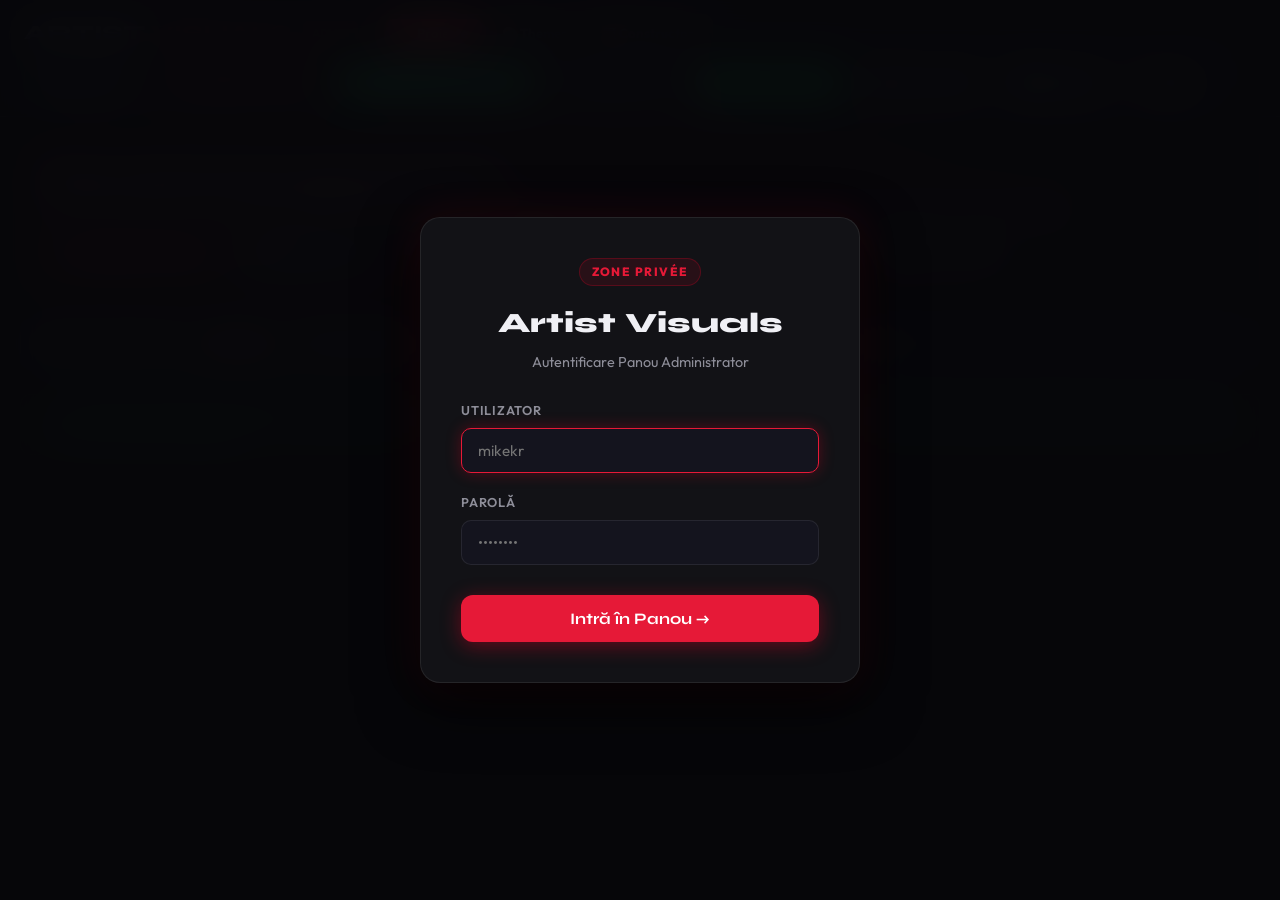
<file: admin.html>
<!DOCTYPE html>
<html lang="ro">
<head>
  <meta charset="UTF-8">
  <meta name="viewport" content="width=device-width, initial-scale=1.0, maximum-scale=5.0, viewport-fit=cover">
  <title>Artist Visuals — Panou Administrator</title>
  <link rel="preconnect" href="https://fonts.googleapis.com">
  <link rel="preconnect" href="https://fonts.gstatic.com" crossorigin>
  <link href="https://fonts.googleapis.com/css2?family=Outfit:wght@300;400;500;600;700;800&family=Syne:wght@700;800&display=swap" rel="stylesheet">
  <style>
    :root {
      --bg-dark: #07070a;
      --bg-card: #0e0e14;
      --bg-surface: #14141e;
      --border: rgba(255, 255, 255, 0.08);
      --border-focus: rgba(230, 0, 38, 0.6);
      --accent-red: #e60026;
      --accent-glow: rgba(230, 0, 38, 0.35);
      --accent-green: #00d26a;
      --text: #f0f0f5;
      --text-muted: #8a8a99;
      --font-main: 'Outfit', -apple-system, BlinkMacSystemFont, sans-serif;
      --font-heading: 'Syne', sans-serif;
    }

    * { box-sizing: border-box; margin: 0; padding: 0; }
    html, body {
      width: 100%;
      max-width: 100%;
      overflow-x: hidden;
      overflow-x: clip;
      overscroll-behavior-x: none;
    }
    body {
      background: var(--bg-dark);
      color: var(--text);
      font-family: var(--font-main);
      min-height: 100vh;
      min-height: 100dvh;
      line-height: 1.5;
    }

    /* Ambient background */
    .bg-glow {
      position: fixed;
      top: -150px;
      left: 50%;
      transform: translateX(-50%);
      width: 700px;
      height: 400px;
      background: radial-gradient(ellipse at center, rgba(230, 0, 38, 0.15) 0%, transparent 70%);
      filter: blur(80px);
      pointer-events: none;
      z-index: 0;
    }

    /* Login Screen */
    .login-container {
      position: fixed;
      inset: 0;
      display: flex;
      align-items: center;
      justify-content: center;
      background: rgba(7, 7, 10, 0.95);
      backdrop-filter: blur(20px);
      z-index: 1000;
      padding: 20px;
    }
    .login-card {
      background: var(--bg-card);
      border: 1px solid var(--border);
      border-radius: 20px;
      padding: 40px;
      width: 100%;
      max-width: 440px;
      box-shadow: 0 20px 60px rgba(0, 0, 0, 0.8), 0 0 40px rgba(230, 0, 38, 0.12);
      text-align: center;
      position: relative;
    }
    .login-badge {
      display: inline-block;
      font-size: 0.75rem;
      font-weight: 800;
      letter-spacing: 0.12em;
      color: var(--accent-red);
      background: rgba(230, 0, 38, 0.1);
      border: 1px solid rgba(230, 0, 38, 0.25);
      padding: 4px 12px;
      border-radius: 100px;
      margin-bottom: 16px;
    }
    .login-title {
      font-family: var(--font-heading);
      font-size: 1.75rem;
      font-weight: 800;
      margin-bottom: 8px;
    }
    .login-subtitle {
      font-size: 0.9rem;
      color: var(--text-muted);
      margin-bottom: 28px;
    }
    .form-group {
      text-align: left;
      margin-bottom: 20px;
    }
    .form-label {
      display: block;
      font-size: 0.8rem;
      font-weight: 600;
      text-transform: uppercase;
      letter-spacing: 0.06em;
      color: var(--text-muted);
      margin-bottom: 8px;
    }
    .form-input {
      width: 100%;
      background: var(--bg-surface);
      border: 1px solid var(--border);
      color: #fff;
      padding: 12px 16px;
      border-radius: 10px;
      font-family: inherit;
      font-size: 0.95rem;
      outline: none;
      transition: all 0.2s ease;
    }
    .form-input:focus {
      border-color: var(--accent-red);
      box-shadow: 0 0 15px rgba(230, 0, 38, 0.3);
    }
    .btn-login {
      width: 100%;
      background: var(--accent-red);
      color: #fff;
      border: none;
      padding: 14px;
      border-radius: 12px;
      font-family: var(--font-heading);
      font-weight: 700;
      font-size: 1rem;
      cursor: pointer;
      box-shadow: 0 4px 20px rgba(230, 0, 38, 0.4);
      transition: all 0.2s ease;
      margin-top: 10px;
    }
    .btn-login:hover {
      background: #ff1a3d;
      transform: translateY(-2px);
      box-shadow: 0 6px 25px rgba(230, 0, 38, 0.6);
    }
    .login-error {
      color: #ff4757;
      font-size: 0.85rem;
      margin-top: 16px;
      display: none;
    }

    /* Top Navigation */
    .admin-nav {
      position: sticky;
      top: 0;
      background: rgba(14, 14, 20, 0.92);
      backdrop-filter: blur(16px);
      border-bottom: 1px solid var(--border);
      padding: 14px 24px;
      display: flex;
      align-items: center;
      justify-content: space-between;
      z-index: 100;
      flex-wrap: wrap;
      gap: 12px;
    }
    .nav-brand {
      display: flex;
      align-items: center;
      gap: 12px;
    }
    .brand-title {
      font-family: var(--font-heading);
      font-size: 1.25rem;
      font-weight: 800;
    }
    .brand-title span { color: var(--accent-red); }
    .brand-badge {
      font-size: 0.7rem;
      font-weight: 700;
      background: rgba(230, 0, 38, 0.15);
      border: 1px solid rgba(230, 0, 38, 0.3);
      color: #ff6b81;
      padding: 3px 8px;
      border-radius: 6px;
    }
    .admin-menu-tabs {
      display: flex;
      align-items: center;
      gap: 6px;
      background: rgba(255, 255, 255, 0.04);
      padding: 4px;
      border-radius: 10px;
      border: 1px solid var(--border);
    }
    .admin-tab-btn {
      background: transparent;
      border: none;
      color: var(--text-muted);
      padding: 6px 14px;
      border-radius: 8px;
      font-family: inherit;
      font-size: 0.82rem;
      font-weight: 700;
      cursor: pointer;
      display: inline-flex;
      align-items: center;
      gap: 6px;
      transition: all 0.2s ease;
    }
    .admin-tab-btn:hover { color: #fff; }
    .admin-tab-btn.active {
      background: var(--accent-red);
      color: #fff;
      box-shadow: 0 0 14px rgba(230, 0, 38, 0.4);
    }

    /* Themes Section Styles */
    .themes-section {
      display: none;
      flex-direction: column;
      gap: 24px;
    }
    .themes-section.active {
      display: flex;
    }
    .themes-grid {
      display: grid;
      grid-template-columns: repeat(auto-fill, minmax(290px, 1fr));
      gap: 18px;
    }
    .color-picker-card {
      background: var(--bg-card);
      border: 1px solid var(--border);
      border-radius: 14px;
      padding: 18px;
      display: flex;
      flex-direction: column;
      gap: 12px;
      transition: border-color 0.2s ease;
    }
    .color-picker-card:hover {
      border-color: rgba(255, 255, 255, 0.2);
    }
    .color-card-title {
      font-size: 0.92rem;
      font-weight: 700;
      color: #fff;
    }
    .color-card-desc {
      font-size: 0.75rem;
      color: var(--text-muted);
      line-height: 1.4;
    }
    .color-input-row {
      display: flex;
      align-items: center;
      gap: 12px;
      margin-top: 4px;
    }
    .color-swatch-input {
      -webkit-appearance: none;
      appearance: none;
      width: 52px;
      height: 44px;
      border: 2px solid rgba(255, 255, 255, 0.2);
      border-radius: 10px;
      background: transparent;
      cursor: pointer;
      padding: 0;
      overflow: hidden;
      flex-shrink: 0;
    }
    .color-swatch-input::-webkit-color-swatch-wrapper {
      padding: 0;
    }
    .color-swatch-input::-webkit-color-swatch {
      border: none;
      border-radius: 8px;
    }
    .color-hex-input {
      flex: 1;
      background: var(--bg-surface);
      border: 1px solid var(--border);
      color: #fff;
      font-family: monospace;
      font-size: 0.92rem;
      font-weight: 700;
      padding: 10px 12px;
      border-radius: 8px;
      text-transform: uppercase;
    }
    .color-hex-input:focus {
      outline: none;
      border-color: var(--accent-red);
    }
    .theme-preview-box {
      background: var(--bg-card);
      border: 1px solid var(--border);
      border-radius: 16px;
      padding: 24px;
      display: flex;
      flex-direction: column;
      gap: 16px;
    }

    /* Layout Constructor & Live Miniature Preview */
    .layout-section {
      display: none;
      flex-direction: column;
      gap: 20px;
    }
    .layout-section.active {
      display: flex;
    }
    .constructor-workspace {
      display: grid;
      grid-template-columns: 440px 1fr;
      gap: 24px;
      align-items: flex-start;
    }
    @media (max-width: 1024px) {
      .constructor-workspace {
        grid-template-columns: 1fr;
      }
    }
    .blocks-list {
      display: flex;
      flex-direction: column;
      gap: 10px;
    }
    .block-item-card {
      background: var(--bg-card);
      border: 1px solid var(--border);
      border-radius: 14px;
      padding: 14px 16px;
      display: flex;
      align-items: center;
      justify-content: space-between;
      gap: 12px;
      cursor: grab;
      transition: all 0.2s ease;
      user-select: none;
    }
    .block-item-card:hover {
      border-color: rgba(255, 255, 255, 0.22);
      box-shadow: 0 6px 20px rgba(0, 0, 0, 0.4);
    }
    .block-item-card.dragging {
      opacity: 0.45;
      border-color: var(--accent-red);
      transform: scale(0.98);
    }
    .block-item-card.drag-over {
      border-color: var(--accent-green);
      box-shadow: 0 0 18px rgba(0, 210, 106, 0.25);
    }
    .block-item-card.is-hidden-block {
      opacity: 0.6;
      border-style: dashed;
      border-color: rgba(245, 158, 11, 0.4);
    }
    .block-drag-handle {
      color: var(--text-muted);
      font-size: 1.1rem;
      font-weight: 800;
      letter-spacing: 1px;
      cursor: grab;
      padding: 4px;
    }
    .block-order-num {
      width: 24px;
      height: 24px;
      border-radius: 7px;
      background: rgba(230, 0, 38, 0.16);
      border: 1px solid rgba(230, 0, 38, 0.35);
      color: #ff6b81;
      font-size: 0.75rem;
      font-weight: 800;
      display: flex;
      align-items: center;
      justify-content: center;
      flex-shrink: 0;
    }
    .block-meta {
      flex: 1;
      display: flex;
      flex-direction: column;
      gap: 2px;
      min-width: 0;
    }
    .block-title {
      font-weight: 700;
      font-size: 0.92rem;
      color: #fff;
    }
    .block-desc {
      font-size: 0.72rem;
      color: var(--text-muted);
      white-space: nowrap;
      overflow: hidden;
      text-overflow: ellipsis;
    }
    .block-controls {
      display: flex;
      align-items: center;
      gap: 5px;
      flex-shrink: 0;
    }
    .btn-block-mini {
      background: var(--bg-surface);
      border: 1px solid var(--border);
      color: var(--text-muted);
      width: 28px;
      height: 28px;
      border-radius: 7px;
      font-size: 0.75rem;
      font-weight: 700;
      cursor: pointer;
      display: flex;
      align-items: center;
      justify-content: center;
      transition: all 0.15s ease;
    }
    .btn-block-mini:hover {
      color: #fff;
      border-color: rgba(255, 255, 255, 0.3);
    }
    .btn-block-vis {
      padding: 0 9px;
      width: auto;
      font-size: 0.72rem;
    }
    .btn-block-vis.is-hidden {
      color: #fbbf24;
      border-color: rgba(245, 158, 11, 0.45);
      background: rgba(245, 158, 11, 0.12);
    }

    /* Miniature Browser Preview Frame */
    .preview-browser-frame {
      background: #0a0a0e;
      border: 1px solid var(--border);
      border-radius: 16px;
      overflow: hidden;
      box-shadow: 0 20px 50px rgba(0, 0, 0, 0.7);
      position: sticky;
      top: 86px;
    }
    .preview-browser-bar {
      background: #14141c;
      border-bottom: 1px solid var(--border);
      padding: 10px 16px;
      display: flex;
      align-items: center;
      justify-content: space-between;
      gap: 12px;
    }
    .preview-dots {
      display: flex;
      gap: 6px;
    }
    .preview-dots span {
      width: 10px;
      height: 10px;
      border-radius: 50%;
      background: rgba(255, 255, 255, 0.15);
    }
    .preview-url-pill {
      font-size: 0.72rem;
      color: var(--text-muted);
      background: rgba(0, 0, 0, 0.35);
      padding: 4px 12px;
      border-radius: 999px;
      border: 1px solid var(--border);
    }
    .preview-device-switch {
      display: inline-flex;
      align-items: center;
      background: rgba(0, 0, 0, 0.4);
      border: 1px solid var(--border);
      border-radius: 999px;
      padding: 3px;
      gap: 3px;
    }
    .device-btn {
      background: transparent;
      border: none;
      color: var(--text-muted);
      font-family: inherit;
      font-size: 0.72rem;
      font-weight: 600;
      padding: 4px 10px;
      border-radius: 999px;
      cursor: pointer;
      transition: all 0.2s ease;
    }
    .device-btn:hover {
      color: #fff;
    }
    .device-btn.active {
      background: var(--accent-red);
      color: #fff;
      box-shadow: 0 2px 10px rgba(230, 0, 38, 0.35);
    }
    .preview-iframe-viewport {
      width: 100%;
      height: 680px;
      overflow: hidden;
      position: relative;
      background: #08080a;
    }
    .preview-desktop-pane {
      width: 100%;
      height: 100%;
      overflow: hidden;
      position: relative;
    }
    .preview-iframe-scaled {
      width: 210%;
      height: 210%;
      border: none;
      transform: scale(0.476);
      transform-origin: top left;
      background: #08080a;
    }
    .preview-mobile-pane {
      display: none;
      width: 100%;
      height: 100%;
      align-items: center;
      justify-content: center;
      background: radial-gradient(circle at center, #14141f 0%, #07070a 100%);
      overflow: hidden;
    }
    .phone-mockup-shell {
      width: 390px;
      height: 844px;
      border-radius: 44px;
      border: 11px solid #1f1f28;
      box-shadow: 0 24px 60px rgba(0, 0, 0, 0.85), inset 0 0 0 2px rgba(255, 255, 255, 0.08);
      background: #08080a;
      position: relative;
      overflow: hidden;
      transform: scale(0.75);
      transform-origin: center center;
      flex-shrink: 0;
      display: flex;
      flex-direction: column;
    }
    .phone-status-bar {
      height: 42px;
      width: 100%;
      background: #08080a;
      display: flex;
      align-items: center;
      justify-content: space-between;
      padding: 0 22px;
      position: relative;
      z-index: 20;
      flex-shrink: 0;
      user-select: none;
      font-size: 0.75rem;
      font-weight: 700;
      color: #f5f5f7;
    }
    .phone-dynamic-island {
      position: absolute;
      top: 8px;
      left: 50%;
      transform: translateX(-50%);
      width: 108px;
      height: 26px;
      background: #000;
      border-radius: 999px;
      z-index: 21;
      box-shadow: 0 0 0 1px rgba(255, 255, 255, 0.09);
      pointer-events: none;
    }
    .preview-iframe-mobile {
      width: 100%;
      height: calc(100% - 42px);
      flex: 1;
      border: none;
      background: #050507;
    }
    .preview-iframe-viewport[data-mode="mobile"] .preview-desktop-pane {
      display: none;
    }
    .preview-iframe-viewport[data-mode="mobile"] .preview-mobile-pane {
      display: flex;
    }
    .preview-iframe-viewport[data-mode="both"] {
      display: flex;
      gap: 12px;
      padding: 12px;
      align-items: stretch;
    }
    .preview-iframe-viewport[data-mode="both"] .preview-desktop-pane {
      flex: 1;
      border-radius: 10px;
      border: 1px solid rgba(255, 255, 255, 0.08);
    }
    .preview-iframe-viewport[data-mode="both"] .preview-iframe-scaled {
      width: 245%;
      height: 245%;
      transform: scale(0.408);
    }
    .preview-iframe-viewport[data-mode="both"] .preview-mobile-pane {
      display: flex;
      width: 280px;
      flex-shrink: 0;
      border-radius: 10px;
      background: transparent;
    }
    .preview-iframe-viewport[data-mode="both"] .phone-mockup-shell {
      transform: scale(0.67);
    }
    .nav-actions {
      display: flex;
      align-items: center;
      gap: 10px;
      flex-wrap: wrap;
    }
    .btn-action {
      background: var(--bg-surface);
      border: 1px solid var(--border);
      color: var(--text);
      padding: 8px 14px;
      border-radius: 10px;
      font-family: inherit;
      font-size: 0.85rem;
      font-weight: 600;
      cursor: pointer;
      display: inline-flex;
      align-items: center;
      gap: 6px;
      transition: all 0.2s ease;
      text-decoration: none;
    }
    .btn-action:hover {
      background: rgba(255, 255, 255, 0.08);
      border-color: rgba(255, 255, 255, 0.2);
    }
    .btn-add-project {
      background: rgba(230, 0, 38, 0.15);
      border-color: rgba(230, 0, 38, 0.4);
      color: #ff4d6d;
      font-weight: 700;
    }
    .btn-add-project:hover {
      background: var(--accent-red);
      color: #fff;
      box-shadow: 0 0 15px rgba(230, 0, 38, 0.4);
    }
    .btn-save-all {
      background: var(--accent-green);
      border-color: var(--accent-green);
      color: #000;
      font-weight: 800;
      box-shadow: 0 0 15px rgba(0, 210, 106, 0.35);
    }
    .btn-save-all:hover {
      background: #00ea77;
      transform: translateY(-1px);
      box-shadow: 0 0 25px rgba(0, 210, 106, 0.5);
    }

    /* Main Content */
    .admin-main {
      position: relative;
      z-index: 1;
      max-width: 1440px;
      margin: 0 auto;
      padding: 24px 20px 80px;
    }
    .hero-banner {
      background: linear-gradient(135deg, rgba(230, 0, 38, 0.12) 0%, rgba(14, 14, 20, 0.6) 100%);
      border: 1px solid rgba(230, 0, 38, 0.25);
      border-radius: 16px;
      padding: 20px 24px;
      margin-bottom: 24px;
      display: flex;
      align-items: center;
      justify-content: space-between;
      flex-wrap: wrap;
      gap: 16px;
    }
    .hero-text h1 {
      font-family: var(--font-heading);
      font-size: 1.4rem;
      margin-bottom: 4px;
    }
    .hero-text p {
      font-size: 0.88rem;
      color: var(--text-muted);
    }
    .quick-stats {
      display: flex;
      gap: 12px;
      flex-wrap: wrap;
    }
    .stat-pill {
      background: rgba(0, 0, 0, 0.4);
      border: 1px solid var(--border);
      padding: 6px 14px;
      border-radius: 100px;
      font-size: 0.8rem;
      font-weight: 600;
    }
    .stat-pill span { color: var(--accent-green); font-weight: 800; }

    /* Auto-Optimization Notice */
    .auto-opt-notice {
      background: rgba(0, 210, 106, 0.08);
      border: 1px solid rgba(0, 210, 106, 0.2);
      border-radius: 10px;
      padding: 10px 16px;
      margin-bottom: 24px;
      display: flex;
      align-items: center;
      gap: 10px;
      font-size: 0.82rem;
      color: #c9f7db;
    }
    .auto-opt-notice strong { color: var(--accent-green); }

    /* Projects Grid */
    .projects-grid {
      display: grid;
      grid-template-columns: repeat(auto-fill, minmax(460px, 1fr));
      gap: 24px;
    }
    @media (max-width: 768px) {
      .projects-grid { grid-template-columns: 1fr; }
    }

    .project-card {
      background: var(--bg-card);
      border: 1px solid var(--border);
      border-radius: 18px;
      padding: 22px;
      display: flex;
      flex-direction: column;
      gap: 18px;
      position: relative;
      transition: border-color 0.3s ease, box-shadow 0.3s ease;
    }
    .project-card:hover {
      border-color: rgba(255, 255, 255, 0.15);
      box-shadow: 0 10px 30px rgba(0, 0, 0, 0.4);
    }
    .project-card.modified {
      border-color: var(--accent-green);
      box-shadow: 0 0 25px rgba(0, 210, 106, 0.18);
    }

    .card-top {
      display: flex;
      flex-direction: column;
      gap: 12px;
      border-bottom: 1px solid var(--border);
      padding-bottom: 14px;
    }
    .card-id-tag {
      font-size: 0.72rem;
      font-family: monospace;
      color: var(--text-muted);
      background: rgba(255, 255, 255, 0.04);
      padding: 2px 8px;
      border-radius: 6px;
    }
    .btn-delete-project {
      background: transparent;
      border: 1px solid rgba(255, 71, 87, 0.25);
      color: #ff4757;
      padding: 4px 8px;
      border-radius: 6px;
      font-size: 0.75rem;
      cursor: pointer;
      transition: all 0.2s ease;
    }
    .btn-delete-project:hover {
      background: #ff4757;
      color: #fff;
    }

    .field-title-label {
      display: block;
      font-size: 0.72rem;
      font-weight: 700;
      color: var(--text-muted);
      letter-spacing: 0.04em;
      text-transform: uppercase;
      margin-bottom: 3px;
    }

    .project-name-input {
      font-family: var(--font-heading);
      font-size: 1.05rem;
      font-weight: 700;
      color: #fff;
      background: var(--bg-surface);
      border: 1px solid var(--border);
      border-radius: 8px;
      padding: 6px 10px;
      width: 100%;
      transition: all 0.2s ease;
    }
    .project-name-input:focus {
      border-color: var(--accent-red);
      outline: none;
    }

    .project-badge-input,
    .project-subtitle-input {
      font-size: 0.82rem;
      color: #fff;
      background: var(--bg-surface);
      border: 1px solid var(--border);
      border-radius: 8px;
      padding: 6px 10px;
      width: 100%;
      transition: all 0.2s ease;
    }
    .project-badge-input:focus,
    .project-subtitle-input:focus {
      border-color: var(--accent-red);
      outline: none;
    }

    .quick-preset-chips {
      display: flex;
      gap: 6px;
      flex-wrap: wrap;
      margin-top: 4px;
    }
    .btn-preset-chip {
      background: rgba(255, 255, 255, 0.05);
      border: 1px solid rgba(255, 255, 255, 0.12);
      border-radius: 4px;
      color: var(--text-muted);
      font-size: 0.65rem;
      font-weight: 700;
      padding: 2px 7px;
      cursor: pointer;
      transition: all 0.15s ease;
    }
    .btn-preset-chip:hover {
      background: rgba(230, 0, 38, 0.2);
      border-color: var(--accent-red);
      color: #fff;
    }

    /* Checkbox Carousel Destination Controls */
    .carousel-destination-box {
      margin-top: 8px;
      background: rgba(255, 255, 255, 0.03);
      border: 1px solid rgba(255, 255, 255, 0.12);
      border-radius: 12px;
      padding: 12px 14px;
      display: flex;
      flex-direction: column;
      gap: 8px;
    }
    .destination-title {
      font-size: 0.8rem;
      font-weight: 700;
      text-transform: uppercase;
      letter-spacing: 0.06em;
      color: #fff;
    }
    .destination-checkboxes {
      display: flex;
      gap: 10px;
      flex-wrap: wrap;
    }
    .destination-checkbox-label {
      display: inline-flex;
      align-items: center;
      gap: 8px;
      padding: 8px 14px;
      background: var(--bg-surface);
      border: 1px solid var(--border);
      border-radius: 8px;
      font-size: 0.82rem;
      font-weight: 700;
      color: var(--text-muted);
      cursor: pointer;
      transition: all 0.2s ease;
      user-select: none;
    }
    .destination-checkbox-label:hover {
      border-color: rgba(255, 255, 255, 0.25);
      color: #fff;
    }
    .destination-checkbox-label.active {
      background: rgba(230, 0, 38, 0.18);
      border-color: var(--accent-red);
      color: #fff;
      box-shadow: 0 0 14px rgba(230, 0, 38, 0.3);
    }
    .destination-checkbox-label input[type="checkbox"] {
      accent-color: var(--accent-red);
      width: 17px;
      height: 17px;
      cursor: pointer;
      margin: 0;
    }

    /* Card Top Header & Visibility Toggle */
    .card-header-bar {
      display: flex;
      justify-content: space-between;
      align-items: center;
      gap: 10px;
      padding-bottom: 4px;
    }
    .btn-vis-toggle {
      background: rgba(34, 197, 94, 0.12);
      color: #4ade80;
      border: 1px solid rgba(34, 197, 94, 0.35);
      padding: 6px 12px;
      border-radius: 8px;
      font-size: 0.74rem;
      font-weight: 700;
      cursor: pointer;
      transition: all 0.2s ease;
      display: inline-flex;
      align-items: center;
      gap: 6px;
    }
    .btn-vis-toggle:hover {
      transform: translateY(-1px);
    }
    .btn-vis-toggle.is-hidden {
      background: rgba(245, 158, 11, 0.18);
      color: #fbbf24;
      border-color: rgba(245, 158, 11, 0.5);
    }
    .btn-vis-toggle.is-hidden:hover {
      background: rgba(34, 197, 94, 0.2);
      color: #4ade80;
      border-color: rgba(34, 197, 94, 0.4);
    }
    .btn-vis-toggle.is-visible:hover {
      background: rgba(245, 158, 11, 0.18);
      color: #fbbf24;
      border-color: rgba(245, 158, 11, 0.4);
    }
    .hidden-indicator-pill {
      font-size: 0.65rem;
      font-weight: 800;
      background: rgba(245, 158, 11, 0.15);
      color: #fbbf24;
      border: 1px solid rgba(245, 158, 11, 0.35);
      padding: 2px 8px;
      border-radius: 6px;
      letter-spacing: 0.04em;
    }
    .active-indicator-pill {
      font-size: 0.65rem;
      font-weight: 700;
      background: rgba(34, 197, 94, 0.1);
      color: #4ade80;
      border: 1px solid rgba(34, 197, 94, 0.25);
      padding: 2px 8px;
      border-radius: 6px;
    }
    .project-card.is-hidden-project {
      border-color: rgba(245, 158, 11, 0.38);
      background: rgba(24, 18, 12, 0.85);
      opacity: 0.88;
    }
    .project-card.is-hidden-project:hover {
      opacity: 1;
      border-color: rgba(245, 158, 11, 0.65);
    }

    /* Modal Showcase Labels Editor */
    .modal-labels-editor-box {
      margin-top: 4px;
      background: rgba(255, 255, 255, 0.02);
      border: 1px dashed rgba(255, 255, 255, 0.12);
      border-radius: 10px;
      padding: 12px;
      display: flex;
      flex-direction: column;
      gap: 10px;
    }
    .modal-labels-header {
      display: flex;
      align-items: center;
      justify-content: space-between;
    }
    .modal-labels-title {
      font-size: 0.72rem;
      font-weight: 700;
      color: #cbd5e1;
      text-transform: uppercase;
      letter-spacing: 0.04em;
    }
    .modal-labels-grid {
      display: grid;
      grid-template-columns: 1fr;
      gap: 10px;
    }
    .field-micro-label {
      display: block;
      font-size: 0.68rem;
      font-weight: 600;
      color: var(--text-muted);
      margin-bottom: 3px;
    }
    .project-modal-label-input {
      font-family: inherit;
      font-size: 0.82rem;
      color: #e2e8f0;
      background: var(--bg-surface);
      border: 1px solid var(--border);
      border-radius: 6px;
      padding: 6px 10px;
      width: 100%;
      transition: all 0.2s ease;
    }
    .project-modal-label-input:focus {
      border-color: var(--accent-red);
      outline: none;
    }

    /* Admin Filter Bar */
    .admin-filter-bar {
      display: flex;
      align-items: center;
      gap: 8px;
      flex-wrap: wrap;
      margin: 18px 0 24px 0;
      padding: 12px 16px;
      background: var(--bg-surface);
      border: 1px solid var(--border);
      border-radius: 12px;
    }
    .filter-label {
      font-size: 0.78rem;
      font-weight: 700;
      color: var(--text-muted);
      text-transform: uppercase;
      letter-spacing: 0.05em;
      margin-right: 4px;
    }
    .btn-filter {
      background: transparent;
      border: 1px solid var(--border);
      color: var(--text-secondary);
      padding: 5px 12px;
      border-radius: 100px;
      font-size: 0.75rem;
      font-weight: 600;
      cursor: pointer;
      transition: all 0.2s ease;
    }
    .btn-filter:hover {
      border-color: rgba(255, 255, 255, 0.25);
      color: #fff;
    }
    .btn-filter.active {
      background: rgba(230, 25, 55, 0.15);
      border-color: var(--accent-red);
      color: #fff;
    }

    /* Backups Modal & History Cards */
    .backups-list {
      display: flex;
      flex-direction: column;
      gap: 12px;
      max-height: 440px;
      overflow-y: auto;
      padding-right: 4px;
    }
    .backup-item-card {
      background: var(--bg-surface);
      border: 1px solid var(--border);
      border-radius: 12px;
      padding: 14px 16px;
      display: flex;
      justify-content: space-between;
      align-items: center;
      gap: 14px;
      transition: all 0.2s ease;
    }
    .backup-item-card:hover {
      border-color: rgba(255, 255, 255, 0.2);
      box-shadow: 0 4px 20px rgba(0, 0, 0, 0.4);
    }
    .backup-info {
      display: flex;
      flex-direction: column;
      gap: 4px;
      flex: 1;
    }
    .backup-title-row {
      display: flex;
      align-items: center;
      gap: 8px;
      flex-wrap: wrap;
    }
    .backup-name {
      font-weight: 700;
      font-size: 0.95rem;
      color: #fff;
    }
    .backup-tag {
      font-size: 0.65rem;
      font-weight: 800;
      padding: 2px 8px;
      border-radius: 4px;
      text-transform: uppercase;
      letter-spacing: 0.05em;
    }
    .backup-tag.tag-deploy {
      background: rgba(0, 210, 106, 0.15);
      color: #4ade80;
      border: 1px solid rgba(0, 210, 106, 0.3);
    }
    .backup-tag.tag-manual {
      background: rgba(59, 130, 246, 0.15);
      color: #60a5fa;
      border: 1px solid rgba(59, 130, 246, 0.3);
    }
    .backup-meta {
      font-size: 0.75rem;
      color: var(--text-muted);
      display: flex;
      align-items: center;
      gap: 12px;
      flex-wrap: wrap;
    }
    .backup-actions {
      display: flex;
      align-items: center;
      gap: 8px;
      flex-shrink: 0;
    }
    .btn-restore-backup {
      background: rgba(0, 210, 106, 0.15);
      border: 1px solid rgba(0, 210, 106, 0.35);
      color: #4ade80;
      font-weight: 700;
      font-size: 0.78rem;
      padding: 6px 12px;
      border-radius: 8px;
      cursor: pointer;
      transition: all 0.2s ease;
    }
    .btn-restore-backup:hover {
      background: #00d26a;
      color: #000;
    }
    .btn-download-single-backup {
      background: rgba(255, 255, 255, 0.05);
      border: 1px solid rgba(255, 255, 255, 0.15);
      color: #cbd5e1;
      font-size: 0.75rem;
      padding: 6px 10px;
      border-radius: 8px;
      cursor: pointer;
      transition: all 0.2s ease;
    }
    .btn-download-single-backup:hover {
      background: rgba(255, 255, 255, 0.12);
      color: #fff;
    }
    .btn-delete-backup {
      background: transparent;
      border: 1px solid rgba(255, 71, 87, 0.25);
      color: #ff4757;
      font-size: 0.75rem;
      padding: 6px 10px;
      border-radius: 8px;
      cursor: pointer;
      transition: all 0.2s ease;
    }
    .btn-delete-backup:hover {
      background: #ff4757;
      color: #fff;
    }

    /* Media Edit Blocks */
    .media-fields {
      display: flex;
      flex-direction: column;
      gap: 14px;
    }
    .media-block {
      background: var(--bg-surface);
      border: 1px solid var(--border);
      border-radius: 12px;
      padding: 12px 14px;
      display: grid;
      grid-template-columns: 120px 1fr;
      gap: 14px;
      align-items: center;
    }
    .media-preview-box {
      width: 120px;
      height: 80px;
      background: #000;
      border-radius: 8px;
      overflow: hidden;
      position: relative;
      display: flex;
      align-items: center;
      justify-content: center;
      border: 1px solid var(--border);
    }
    .media-preview-box img,
    .media-preview-box video {
      width: 100%;
      height: 100%;
      object-fit: contain;
      background: #060609;
    }
    .media-preview-box.square {
      height: 120px;
    }
    .media-empty-tip {
      font-size: 0.65rem;
      color: var(--text-muted);
      text-align: center;
      padding: 4px;
      line-height: 1.2;
    }

    .media-controls {
      display: flex;
      flex-direction: column;
      gap: 6px;
    }
    .media-header {
      display: flex;
      align-items: center;
      justify-content: space-between;
    }
    .media-label {
      font-size: 0.72rem;
      font-weight: 700;
      letter-spacing: 0.05em;
      text-transform: uppercase;
      color: var(--text);
    }
    .media-badge {
      font-size: 0.62rem;
      font-weight: 700;
      padding: 2px 6px;
      border-radius: 4px;
      background: rgba(255, 255, 255, 0.06);
      color: var(--text-muted);
    }
    .badge-video { background: rgba(230, 0, 38, 0.2); color: #ff6b81; }
    .badge-cover { background: rgba(0, 210, 106, 0.2); color: #00ea77; }
    .badge-banner { background: rgba(74, 144, 226, 0.2); color: #70a1ff; }

    .select-dropdown {
      width: 100%;
      background: #07070a;
      border: 1px solid var(--border);
      color: #fff;
      padding: 7px 10px;
      border-radius: 8px;
      font-size: 0.8rem;
      font-family: inherit;
      outline: none;
      cursor: pointer;
    }
    .select-dropdown:focus {
      border-color: var(--accent-red);
    }
    .custom-path-input {
      width: 100%;
      background: #07070a;
      border: 1px solid var(--border);
      color: #aaa;
      padding: 5px 8px;
      border-radius: 6px;
      font-size: 0.75rem;
      font-family: monospace;
      outline: none;
      margin-top: 2px;
    }
    .custom-path-input:focus {
      border-color: var(--accent-red);
      color: #fff;
    }

    /* Active Thumbnail Chip below select */
    .active-thumb-chip {
      display: flex;
      align-items: center;
      gap: 8px;
      background: rgba(255, 255, 255, 0.03);
      border: 1px solid rgba(255, 255, 255, 0.06);
      padding: 4px 8px;
      border-radius: 6px;
      font-size: 0.7rem;
      color: var(--text-muted);
      margin-top: 2px;
    }
    .active-thumb-chip img {
      width: 24px;
      height: 24px;
      border-radius: 4px;
      object-fit: cover;
      background: #000;
    }

    /* Upload & Auto-Optimization Buttons */
    .upload-action-row {
      display: flex;
      align-items: center;
      gap: 8px;
      margin-top: 4px;
      flex-wrap: wrap;
    }
    .btn-upload-file {
      background: rgba(255, 255, 255, 0.05);
      border: 1px dashed rgba(255, 255, 255, 0.2);
      color: #e0e0e0;
      padding: 4px 10px;
      border-radius: 6px;
      font-size: 0.72rem;
      font-weight: 600;
      cursor: pointer;
      display: inline-flex;
      align-items: center;
      gap: 4px;
      transition: all 0.2s ease;
    }
    .btn-upload-file:hover {
      background: rgba(0, 210, 106, 0.12);
      border-color: var(--accent-green);
      color: #00ea77;
    }
    .opt-status-tag {
      font-size: 0.65rem;
      font-weight: 700;
      color: #00ea77;
      background: rgba(0, 210, 106, 0.1);
      padding: 2px 6px;
      border-radius: 4px;
      display: none;
    }
    .opt-status-tag.active {
      display: inline-block;
    }

    /* Toast Notification */
    .toast {
      position: fixed;
      bottom: 24px;
      right: 24px;
      background: #14141e;
      border: 1px solid var(--accent-green);
      color: #fff;
      padding: 12px 18px;
      border-radius: 12px;
      box-shadow: 0 10px 30px rgba(0, 0, 0, 0.8), 0 0 20px rgba(0, 210, 106, 0.25);
      display: flex;
      align-items: center;
      gap: 10px;
      font-size: 0.88rem;
      font-weight: 600;
      transform: translateY(100px);
      opacity: 0;
      transition: all 0.3s cubic-bezier(0.16, 1, 0.3, 1);
      z-index: 2000;
    }
    .toast.show {
      transform: translateY(0);
      opacity: 1;
    }

    /* Modal Backdrop (Export & Add Project) */
    .modal-backdrop {
      position: fixed;
      inset: 0;
      background: rgba(0, 0, 0, 0.85);
      backdrop-filter: blur(10px);
      display: none;
      align-items: center;
      justify-content: center;
      padding: 20px;
      z-index: 1500;
    }
    .modal-box {
      background: var(--bg-card);
      border: 1px solid var(--border);
      border-radius: 16px;
      padding: 28px;
      width: 100%;
      max-width: 650px;
      max-height: 88vh;
      overflow-y: auto;
      display: flex;
      flex-direction: column;
      gap: 16px;
      box-shadow: 0 20px 60px rgba(0, 0, 0, 0.9);
    }
    .export-textarea {
      width: 100%;
      height: 350px;
      background: #07070a;
      border: 1px solid var(--border);
      border-radius: 10px;
      padding: 14px;
      color: #00d26a;
      font-family: monospace;
      font-size: 0.8rem;
      line-height: 1.4;
      resize: vertical;
    }
  </style>
</head>
<body>
  <div class="bg-glow"></div>

  <!-- LOGIN OVERLAY -->
  <div class="login-container" id="loginContainer">
    <div class="login-card">
      <span class="login-badge">ZONE PRIVÉE</span>
      <h2 class="login-title">Artist Visuals</h2>
      <p class="login-subtitle">Autentificare Panou Administrator</p>

      <form id="loginForm">
        <div class="form-group">
          <label class="form-label" for="usernameInput">Utilizator</label>
          <input type="text" class="form-input" id="usernameInput" placeholder="mikekr" required autofocus autocomplete="username">
        </div>

        <div class="form-group">
          <label class="form-label" for="passwordInput">Parolă</label>
          <input type="password" class="form-input" id="passwordInput" placeholder="••••••••" required autocomplete="current-password">
        </div>

        <button type="submit" class="btn-login">Intră în Panou →</button>
        <p class="login-error" id="loginError">Utilizator sau parolă incorectă!</p>
      </form>
    </div>
  </div>

  <!-- TOP NAV -->
  <header class="admin-nav">
    <div class="nav-brand">
      <div class="brand-title">ARTIST <span>VISUALS</span></div>
      <span class="brand-badge">ADMIN</span>
      <div class="admin-menu-tabs" style="margin-left: 10px;">
        <button type="button" class="admin-tab-btn active" id="tabBtnProjects" data-tab="projects">📁 Proiecte</button>
        <button type="button" class="admin-tab-btn" id="tabBtnThemes" data-tab="themes">🎨 Themes</button>
        <button type="button" class="admin-tab-btn" id="tabBtnLayout" data-tab="layout">🧱 Constructor</button>
      </div>
    </div>

    <div class="nav-actions">
      <a href="index.html" target="_blank" class="btn-action">
        <span>🌐 Vezi Site-ul</span>
      </a>
      <button class="btn-action btn-add-project" id="btnOpenAddModal">
        <span>➕ Adaugă Proiect Nou</span>
      </button>
      <button class="btn-action btn-deploy-live" id="btnDeployLive" style="background: linear-gradient(135deg, #00d26a, #00a854); color:#fff; font-weight:800; border:none; box-shadow:0 0 16px rgba(0,210,106,0.35); cursor:pointer;">
        <span>🚀 Publică pe Live (Deploy)</span>
      </button>
      <button class="btn-action" id="btnOpenBackupsModal" style="border-color: rgba(59, 130, 246, 0.45); color: #60a5fa; font-weight:700;">
        <span>📦 Backup-uri (<span id="navBackupCount">0</span>)</span>
      </button>
      <button class="btn-action btn-save-all" id="btnSaveAll">
        <span>💾 Salvează Local</span>
      </button>
      <button class="btn-action" id="btnExportJson">
        <span>📋 Exportă JSON</span>
      </button>
      <button class="btn-action" id="btnResetDefaults" title="Resetează setările la cele din fișierul original">
        <span>🔄 Resetează</span>
      </button>
      <button class="btn-action" id="btnLogout" title="Deconectare din cont">
        <span>🚪 Ieșire</span>
      </button>
    </div>
  </header>

  <!-- MAIN DASHBOARD -->
  <main class="admin-main">
    <div id="projectsSection">
    <div class="hero-banner">
      <div class="hero-text">
        <h1>Panou de Control & Upload Automat</h1>
        <p>Aici poți schimba fișierele, seta <strong>opțiunea [Fără Video/Cover/Banner]</strong> sau <strong>adăuga manual proiecte noi</strong>. Orice imagine încărcată este optimizată automat la preview!</p>
      </div>
      <div class="quick-stats">
        <button class="btn-action btn-add-project" id="btnHeroAdd">➕ Adaugă Proiect Nou</button>
        <button class="btn-action" id="btnHeroBackups" style="border-color:rgba(59,130,246,0.45); color:#93c5fd; font-weight:700;">📦 Backup-uri (<span id="heroBackupCount">0</span>)</button>
        <div class="stat-pill">Total: <span id="statCount">11</span></div>
        <div class="stat-pill" style="border-color:rgba(34,197,94,0.35); color:#4ade80;">👁️ Active: <span id="statActiveCount">11</span></div>
        <div class="stat-pill" style="border-color:rgba(245,158,11,0.35); color:#fbbf24;">🙈 Ascunse: <span id="statHiddenCount">0</span></div>
        <div class="stat-pill">▶ În Video (R. 1): <span id="statVideoCount">8</span></div>
        <div class="stat-pill">💿 În Covere (R. 2): <span id="statCoverCount">8</span></div>
      </div>
    </div>

    <!-- Quick Filter Bar -->
    <div class="admin-filter-bar">
      <span class="filter-label">Filtrează Proiecte:</span>
      <button type="button" class="btn-filter active" data-filter="all">Toate (<span id="filterAllCount">11</span>)</button>
      <button type="button" class="btn-filter" data-filter="active">👁️ Doar Active (<span id="filterActiveCount">11</span>)</button>
      <button type="button" class="btn-filter" data-filter="hidden">🙈 Doar Ascunse (<span id="filterHiddenCount">0</span>)</button>
      <button type="button" class="btn-filter" data-filter="video">▶ Rândul 1 Video (<span id="filterVideoCount">8</span>)</button>
      <button type="button" class="btn-filter" data-filter="covers">💿 Rândul 2 Covere (<span id="filterCoverCount">8</span>)</button>
    </div>

    <div class="auto-opt-notice">
      <span>⚡</span>
      <div>
        <strong>Previzualizare și Opțiuni Fără Media:</strong> Fiecare selector are opțiunea clară <em>[Fără Video]</em>, <em>[Fără Poster]</em>, <em>[Fără Copertă]</em> și <em>[Fără Bannere]</em>. În dreptul fiecărei alegeri se afișează instant un preview vizual pentru a ști exact ce selectezi!
      </div>
    </div>

    <!-- Hidden file inputs triggered programmatically -->
    <input type="file" id="globalCoverInput" accept="image/*" style="display:none;">
    <input type="file" id="globalPosterInput" accept="image/*" style="display:none;">
    <input type="file" id="globalBannerInput" accept="image/*" style="display:none;">
    <input type="file" id="globalVideoInput" accept="video/*" style="display:none;">

    <div class="projects-grid" id="projectsGrid">
      <!-- Populated dynamically via JS -->
    </div>
    </div>

    <!-- THEMES & COLORS SECTION -->
    <div id="themesSection" class="themes-section">
      <div class="hero-banner">
        <div class="hero-text">
          <h1>🎨 Temă & Culori Principale Site</h1>
          <p>Apasă pe orice pătrat de culoare pentru a deschide selectorul de culoare (stil Photoshop) sau introdu codul HEX. După ce modifici, apasă <strong>Salvează Tema</strong> și apoi <strong>🚀 Publică pe Live (Deploy)</strong> ca să se aplice pe tot site-ul (PC și telefon)!</p>
        </div>
        <div class="quick-stats">
          <button type="button" class="btn-action" id="btnResetThemeColors">🔄 Resetează Culorile Implicite</button>
          <button type="button" class="btn-action btn-save-all" id="btnSaveThemeLocal">💾 Salvează Tema Local</button>
        </div>
      </div>

      <div class="themes-grid">
        <div class="color-picker-card">
          <div class="color-card-title">🔴 Culoare Principală (Accent & Butoane)</div>
          <div class="color-card-desc">Culoarea principală pentru butoanele CTA, badge-uri, bife, săgeți și glow-uri.</div>
          <div class="color-input-row">
            <input type="color" class="color-swatch-input" id="colorSwatchAccentRed" data-theme-key="accentRed" value="#e61937">
            <input type="text" class="color-hex-input" id="colorHexAccentRed" data-theme-key="accentRed" value="#e61937">
          </div>
        </div>

        <div class="color-picker-card">
          <div class="color-card-title">🟥 Culoare Secundară Gradient</div>
          <div class="color-card-desc">Capătul închis al gradientului de pe butoane și carduri evidențiate.</div>
          <div class="color-input-row">
            <input type="color" class="color-swatch-input" id="colorSwatchAccentDark" data-theme-key="accentDark" value="#c4122c">
            <input type="text" class="color-hex-input" id="colorHexAccentDark" data-theme-key="accentDark" value="#c4122c">
          </div>
        </div>

        <div class="color-picker-card">
          <div class="color-card-title">⬛ Fundal Principal Site</div>
          <div class="color-card-desc">Culoarea de fundal a întregului site (implicit negru obsidian).</div>
          <div class="color-input-row">
            <input type="color" class="color-swatch-input" id="colorSwatchBgDark" data-theme-key="bgDark" value="#08080a">
            <input type="text" class="color-hex-input" id="colorHexBgDark" data-theme-key="bgDark" value="#08080a">
          </div>
        </div>

        <div class="color-picker-card">
          <div class="color-card-title">🃏 Fundal Carduri & Ferestre Modale</div>
          <div class="color-card-desc">Culoarea de fundal pentru pachete, recenzii, FAQ și ferestrele modale.</div>
          <div class="color-input-row">
            <input type="color" class="color-swatch-input" id="colorSwatchBgCard" data-theme-key="bgCard" value="#121216">
            <input type="text" class="color-hex-input" id="colorHexBgCard" data-theme-key="bgCard" value="#121216">
          </div>
        </div>

        <div class="color-picker-card">
          <div class="color-card-title">⬜ Text Principal (Titluri)</div>
          <div class="color-card-desc">Culoarea titlurilor mari și a textelor principale de contrast.</div>
          <div class="color-input-row">
            <input type="color" class="color-swatch-input" id="colorSwatchTextMain" data-theme-key="textMain" value="#f5f5f7">
            <input type="text" class="color-hex-input" id="colorHexTextMain" data-theme-key="textMain" value="#f5f5f7">
          </div>
        </div>

        <div class="color-picker-card">
          <div class="color-card-title">🩶 Text Secundar (Descrieri)</div>
          <div class="color-card-desc">Culoarea subtitlurilor, descrierilor și elementelor secundare.</div>
          <div class="color-input-row">
            <input type="color" class="color-swatch-input" id="colorSwatchTextMuted" data-theme-key="textMuted" value="#8e8e99">
            <input type="text" class="color-hex-input" id="colorHexTextMuted" data-theme-key="textMuted" value="#8e8e99">
          </div>
        </div>
      </div>

      <!-- Live Mini Preview -->
      <div class="theme-preview-box" id="themeLivePreviewBox">
        <div style="font-size:0.78rem; font-weight:700; text-transform:uppercase; letter-spacing:0.06em; color:var(--text-muted);">👁️ Previzualizare Live Culori Alese:</div>
        <div id="themePreviewStage" style="background:#08080a; border:1px solid rgba(255,255,255,0.1); border-radius:14px; padding:24px; display:flex; flex-wrap:wrap; align-items:center; justify-content:space-between; gap:20px;">
          <div id="themePreviewCard" style="background:#121216; border:1px solid rgba(255,255,255,0.12); border-radius:12px; padding:18px 22px; flex:1; min-width:260px;">
            <span id="themePreviewBadge" style="display:inline-block; font-size:0.7rem; font-weight:800; padding:4px 10px; border-radius:999px; background:rgba(230,25,55,0.15); color:#e61937; border:1px solid rgba(230,25,55,0.35); margin-bottom:10px;">EXEMPLU PACHET</span>
            <h3 id="themePreviewTitle" style="font-family:var(--font-heading); font-size:1.25rem; color:#f5f5f7; margin-bottom:6px;">Vizualuri pentru muzica ta</h3>
            <p id="themePreviewDesc" style="font-size:0.85rem; color:#8e8e99; margin-bottom:16px;">Așa vor arăta titlurile, descrierile și butonul principal pe site.</p>
            <button type="button" id="themePreviewBtn" style="background:linear-gradient(135deg, #e61937, #c4122c); color:#fff; border:none; padding:10px 22px; border-radius:999px; font-weight:700; font-size:0.88rem; cursor:default; box-shadow:0 0 24px rgba(230,25,55,0.45);">Alege pachetul →</button>
          </div>
        </div>
      </div>

      <!-- Saved Theme Templates (Save As) -->
      <div class="theme-preview-box">
        <div style="display:flex; justify-content:space-between; align-items:center; flex-wrap:wrap; gap:10px;">
          <span style="font-size:0.82rem; font-weight:700; text-transform:uppercase; letter-spacing:0.05em; color:#fff;">📦 Template-uri de Culori Salvate (Save As):</span>
          <button type="button" class="btn-filter" id="btnThemePresetDefault">⭐ Originală (Crimson Dark)</button>
        </div>
        <div style="display:flex; gap:10px; flex-wrap:wrap;">
          <input type="text" class="form-input" id="newThemeTemplateName" placeholder="Nume template culori (opțional — automat se pune vX • Data & Ora)" style="flex:1; min-width:240px;">
          <button type="button" class="btn-action" id="btnSaveThemeTemplate" style="background:var(--accent-red); color:#fff; font-weight:700; white-space:nowrap;">💾 Salvează Template Culori</button>
        </div>
        <div class="backups-list" id="themeTemplatesList" style="max-height:240px;">
          <!-- Populated dynamically via JS -->
        </div>
      </div>
    </div>

    <!-- LAYOUT CONSTRUCTOR SECTION -->
    <div id="layoutSection" class="layout-section">
      <div class="hero-banner">
        <div class="hero-text">
          <h1>🧱 Constructor Ordine Blocuri & Miniatură Live</h1>
          <p>Trage blocurile cu mouse-ul sus/jos (sau folosește săgețile ▲ / ▼) pentru a schimba ordinea secțiunilor pe site. În dreapta vezi <strong>miniatura live a site-ului</strong> actualizată instant! Poți salva nelimitat <strong>Template-uri</strong> cu nume și dată fără să se suprascrie.</p>
        </div>
        <div class="quick-stats">
          <button type="button" class="btn-action" id="btnResetLayoutOrder">🔄 Ordine Originală</button>
          <button type="button" class="btn-action btn-save-all" id="btnSaveLayoutLocal">💾 Salvează Ordinea Activă</button>
        </div>
      </div>

      <!-- Built-in Permanent Presets + Save As New Template -->
      <div class="theme-preview-box" style="padding:18px; gap:12px;">
        <div style="display:flex; align-items:center; gap:8px; flex-wrap:wrap;">
          <span class="filter-label">📌 Template-uri Predefinite (Permanente):</span>
          <button type="button" class="btn-filter" id="btnPresetOriginal">⭐ Originală (Clasică)</button>
          <button type="button" class="btn-filter" id="btnPresetMarketing" style="border-color:rgba(230,25,55,0.45); color:#ff6b81;">🔥 Marketing Maxim (Conversie Mare)</button>
        </div>

        <div style="display:flex; gap:10px; flex-wrap:wrap; border-top:1px solid var(--border); padding-top:12px;">
          <input type="text" class="form-input" id="newLayoutTemplateName" placeholder="Nume template nou (opțional — automat se pune vX • Data & Ora)" style="flex:1; min-width:240px;">
          <button type="button" class="btn-action" id="btnSaveLayoutTemplate" style="background:var(--accent-red); color:#fff; font-weight:700; white-space:nowrap;">💾 Salvează Template Nou (Save As)</button>
        </div>

        <div class="backups-list" id="layoutTemplatesList" style="max-height:220px;">
          <!-- Populated dynamically via JS -->
        </div>
      </div>

      <div class="constructor-workspace">
        <!-- Left: Draggable Blocks List -->
        <div style="display:flex; flex-direction:column; gap:12px;">
          <div style="font-size:0.78rem; font-weight:700; text-transform:uppercase; color:var(--text-muted); letter-spacing:0.05em;">
            ↕️ Trage blocurile pentru a le rearanja:
          </div>
          <div class="blocks-list" id="layoutBlocksList">
            <!-- Populated dynamically via JS -->
          </div>
        </div>

        <!-- Right: Live Miniature Preview of the Site -->
        <div class="preview-browser-frame">
          <div class="preview-browser-bar">
            <div class="preview-dots"><span></span><span></span><span></span></div>
            <div class="preview-device-switch" id="previewDeviceSwitch">
              <button type="button" class="device-btn active" data-device="desktop">💻 Calculator</button>
              <button type="button" class="device-btn" data-device="mobile">📱 Telefon</button>
              <button type="button" class="device-btn" data-device="both">⚡ Ambele</button>
            </div>
            <button type="button" class="btn-action" id="btnRefreshMiniature" style="padding:4px 10px; font-size:0.72rem;">↻ Reîncarcă</button>
          </div>
          <div class="preview-iframe-viewport" id="previewViewportContainer" data-mode="desktop">
            <div class="preview-desktop-pane">
              <iframe id="layoutPreviewIframe" class="preview-iframe-scaled" src="index.html"></iframe>
            </div>
            <div class="preview-mobile-pane">
              <div class="phone-mockup-shell">
                <div class="phone-status-bar">
                  <span>9:41</span>
                  <div class="phone-dynamic-island"></div>
                  <span style="font-size:0.7rem; letter-spacing:1px;">5G 🔋</span>
                </div>
                <iframe id="layoutPreviewIframeMobile" class="preview-iframe-mobile" src="index.html"></iframe>
              </div>
            </div>
          </div>
        </div>
      </div>
    </div>
  </main>

  <!-- TOAST -->
  <div class="toast" id="toast">
    <span id="toastIcon">✓</span>
    <span id="toastMsg">Modificările au fost salvate cu succes!</span>
  </div>

  <!-- ADD PROJECT MODAL -->
  <div class="modal-backdrop" id="addProjectModal">
    <div class="modal-box">
      <div style="display:flex; justify-content:space-between; align-items:center;">
        <h3 style="font-family:var(--font-heading);">➕ Adaugă Proiect Nou în Portofoliu</h3>
        <button id="btnCloseAddModal" class="btn-action" style="padding:4px 10px;">&times;</button>
      </div>
      <p style="font-size:0.85rem; color:var(--text-muted);">Completează datele proiectului. După creare, poți adăuga sau schimba media oricând:</p>

      <div class="form-group">
        <label class="form-label">ID Proiect (litere mici și liniuță jos, ex: piesa_noua)</label>
        <input type="text" class="form-input" id="newProjectId" placeholder="ex: dark_vibes">
      </div>

      <div class="form-group">
        <label class="form-label">Titlu Proiect & Artist</label>
        <input type="text" class="form-input" id="newProjectTitle" placeholder="ex: ARTIST — Titlu Piesă">
      </div>

      <div class="form-group">
        <label class="form-label">Subtitlu (ex: Official 4K Lyrics Video & Visualizer)</label>
        <input type="text" class="form-input" id="newProjectSubtitle" placeholder="ex: Cinematic Lyrics Video 4K">
      </div>

      <div class="form-group">
        <label class="form-label">Pachet</label>
        <select class="select-dropdown" id="newProjectPackage">
          <option value="lyrics">Lyrics Video 4K Master</option>
          <option value="cover">Single Cover Art 3000 × 3000 px</option>
          <option value="full">Full Release Pack (Video + Cover + Bannere)</option>
        </select>
      </div>

      <div class="form-group">
        <label class="form-label">Afișează pe site în carusele:</label>
        <div style="display:flex; gap:16px; margin-top:8px;">
          <label style="display:flex; align-items:center; gap:8px; font-size:0.88rem; font-weight:600; cursor:pointer;">
            <input type="checkbox" id="newProjectInVideo" checked style="width:18px;height:18px;accent-color:var(--accent-red);">
            <span>▶ Rândul 1 (Video / Visualizer)</span>
          </label>
          <label style="display:flex; align-items:center; gap:8px; font-size:0.88rem; font-weight:600; cursor:pointer;">
            <input type="checkbox" id="newProjectInCovers" checked style="width:18px;height:18px;accent-color:var(--accent-red);">
            <span>💿 Rândul 2 (Cover 3000px)</span>
          </label>
        </div>
      </div>

      <div class="form-group">
        <label class="form-label">Stare inițială de vizibilitate:</label>
        <label style="display:flex; align-items:center; gap:8px; font-size:0.85rem; font-weight:600; cursor:pointer; color:#fbbf24;">
          <input type="checkbox" id="newProjectHidden" style="width:18px;height:18px;accent-color:#f59e0b;">
          <span>🙈 Ascunde temporar la creare (nu va apărea pe site până când nu îl activezi)</span>
        </label>
      </div>

      <div style="display:flex; justify-content:flex-end; gap:10px; margin-top:10px;">
        <button class="btn-action" id="btnCancelAdd">Anulează</button>
        <button class="btn-action btn-save-all" id="btnConfirmAdd">Creează Proiectul</button>
      </div>
    </div>
  </div>

  <!-- EXPORT MODAL -->
  <div class="modal-backdrop" id="exportModal">
    <div class="modal-box">
      <div style="display:flex; justify-content:space-between; align-items:center;">
        <h3 style="font-family:var(--font-heading);">Configurație Proiecte (JSON)</h3>
        <button id="btnCloseExport" class="btn-action" style="padding:4px 10px;">&times;</button>
      </div>
      <p style="font-size:0.85rem; color:var(--text-muted);">Poți copia această configurație pentru a o include permanent în proiect:</p>
      <textarea class="export-textarea" id="exportText" readonly></textarea>
      <div style="display:flex; justify-content:flex-end; gap:10px;">
        <button class="btn-action" id="btnCopyExport">📋 Copiază în Clipboard</button>
      </div>
    </div>
  </div>

  <!-- DEPLOY MODAL / GITHUB TOKEN SETUP -->
  <div class="modal-backdrop" id="deployModal">
    <div class="modal-box" style="max-width: 540px;">
      <div style="display:flex; justify-content:space-between; align-items:center;">
        <h3 style="font-family:var(--font-heading); display:flex; align-items:center; gap:8px;">
          <span>🚀</span> Publică pe Live (GitHub Deploy)
        </h3>
        <button id="btnCloseDeploy" class="btn-action" style="padding:4px 10px;">&times;</button>
      </div>
      <p style="font-size:0.85rem; color:var(--text-muted); line-height:1.5;">
        Această acțiune publică automat datele direct pe <strong>GitHub</strong>, făcându-le active instant pe <strong>telefon</strong> și pe orice dispozitiv din lume fără să copiezi cod manual!
      </p>
      <div class="form-group" id="ghTokenGroup">
        <label class="form-label">GitHub Token de Acces (salvat securizat doar în browserul tău):</label>
        <input type="password" class="form-input" id="ghTokenInput" placeholder="ghp_... sau gho_...">
        <span style="font-size:0.75rem; color:var(--text-muted); margin-top:4px; display:block;">
          Ai nevoie de un Personal Access Token cu permisiunea <code>repo</code>. Îl introduci o singură dată.
        </span>
      </div>
      <div style="display:flex; justify-content:space-between; align-items:center; margin-top:10px;">
        <button type="button" class="btn-action" id="btnForgetGhToken" style="display:none; color:#ff4757; font-size:0.75rem;">🗑️ Schimbă Tokenul</button>
        <div style="display:flex; gap:10px; margin-left:auto;">
          <button class="btn-action" id="btnCancelDeploy">Anulează</button>
          <button class="btn-action" id="btnConfirmDeploy" style="background:var(--accent-green); color:#fff; font-weight:700;">🚀 Publică Acum</button>
        </div>
      </div>
    </div>
  </div>

  <!-- BACKUPS & VERSION HISTORY MODAL -->
  <div class="modal-backdrop" id="backupsModal">
    <div class="modal-box" style="max-width: 740px;">
      <div style="display:flex; justify-content:space-between; align-items:center;">
        <h3 style="font-family:var(--font-heading); display:flex; align-items:center; gap:8px;">
          <span>📦</span> Istoric Versiuni & Puncte de Restaurare
        </h3>
        <button id="btnCloseBackups" class="btn-action" style="padding:4px 10px;">&times;</button>
      </div>
      <p style="font-size:0.85rem; color:var(--text-muted); line-height:1.5;">
        Fiecare publicare pe site (Deploy) creează automat un punct de restaurare. Poți crea și versiuni manuale cu nume propriu (Save As), descărca fișiere <code>.json</code> pe calculator sau te poți întoarce la orice versiune anterioară cu 1 singur click!
      </p>

      <!-- Create New Snapshot / Save As Box -->
      <div style="background:rgba(255,255,255,0.03); border:1px solid var(--border); border-radius:12px; padding:14px; display:flex; flex-direction:column; gap:10px;">
        <span style="font-size:0.78rem; font-weight:700; text-transform:uppercase; color:#fff; letter-spacing:0.04em;">➕ Salvează Versiune Curentă (Save As):</span>
        <div style="display:flex; gap:10px;">
          <input type="text" class="form-input" id="newBackupNameInput" placeholder="Nume versiune (ex: Înainte de lansare album) — Opțional" style="flex:1;">
          <button type="button" class="btn-action" id="btnCreateManualBackup" style="background:var(--accent-red); color:#fff; font-weight:700; white-space:nowrap;">
            💾 Salvează Punct
          </button>
        </div>
        <div style="display:flex; gap:10px; flex-wrap:wrap; margin-top:2px;">
          <button type="button" class="btn-action" id="btnDownloadBackupFile" style="font-size:0.75rem;">
            ⬇️ Descarcă Backup .json pe Calculator
          </button>
          <button type="button" class="btn-action" id="btnTriggerImportFile" style="font-size:0.75rem;">
            📁 Încarcă Backup din Fișier (.json)
          </button>
          <input type="file" id="backupFileInput" accept=".json" style="display:none;">
        </div>
      </div>

      <!-- Backups List -->
      <div style="margin-top:6px;">
        <div style="display:flex; justify-content:space-between; align-items:center; margin-bottom:8px;">
          <span style="font-size:0.78rem; font-weight:700; color:var(--text-muted); text-transform:uppercase;">Puncte de Restaurare Salvate:</span>
          <span style="font-size:0.75rem; color:var(--text-muted);" id="backupListSummary">0 versiuni</span>
        </div>
        <div class="backups-list" id="backupsListContainer">
          <!-- Populated dynamically via JS -->
        </div>
      </div>
    </div>
  </div>

  <script src="app.js"></script>
  <script>
    // Security Credentials
    const AUTH_USER = 'mikekr';
    const AUTH_PASS = 'qweasd123';

    // Available Media Assets in the Library with preview thumbnails
    const MEDIA_LIBRARY = {
      videos: [
        { label: '[Fără Video — Doar Cover 3000px]', value: '', preview: '' },
        { label: 'На красивом (1080p Master)', value: 'assets/videos/video_na_krasivom.mp4', preview: 'assets/videos/posters/video_na_krasivom_poster.jpg' },
        { label: 'Si vis pacem Parabellum (1080p Master)', value: 'assets/videos/video_parabellum.mp4', preview: 'assets/videos/posters/video_parabellum_poster.jpg' },
        { label: 'MISSYRIGHT — Young Queen (1080p Master)', value: 'assets/videos/video_young_queen.mp4', preview: 'assets/videos/posters/video_young_queen_poster.jpg' },
        { label: 'CIORNIY — Iubirea e o boală grea (1080p Master)', value: 'assets/videos/video_ciorniy.mp4', preview: 'assets/videos/posters/video_ciorniy_poster.jpg' },
        { label: 'MOOSTAF — Отпускаю (1080p Master)', value: 'assets/videos/video_moostaf.mp4', preview: 'assets/videos/posters/video_moostaf_poster.jpg' },
        { label: 'MISSYRIGHT — Полюбила хулигана (1080p Master)', value: 'assets/videos/video_hooligan.mp4', preview: 'assets/videos/posters/video_hooligan_poster.jpg' },
        { label: 'DYARA — Это не любовь — это глубже (1080p Master)', value: 'assets/videos/video_dyara.mp4', preview: 'assets/videos/posters/video_dyara_poster.jpg' },
        { label: 'JENIKA — Altcineva (HD Master)', value: 'assets/videos/video_jenika.mp4', preview: 'assets/videos/posters/video_jenika_poster.jpg' },
        { label: 'ORI BLAZE — Când stelele respiră (1080p)', value: 'assets/videos/video_ori_blaze.mp4', preview: 'assets/videos/posters/video_ori_blaze_poster.jpg' }
      ],
      posters: [
        { label: '[Fără Poster]', value: '', preview: '' },
        { label: 'Frame: На красивом HD', value: 'assets/videos/posters/video_na_krasivom_poster.jpg', preview: 'assets/videos/posters/video_na_krasivom_poster.jpg' },
        { label: 'Frame: Si vis pacem Parabellum HD', value: 'assets/videos/posters/video_parabellum_poster.jpg', preview: 'assets/videos/posters/video_parabellum_poster.jpg' },
        { label: 'Frame: MISSYRIGHT Young Queen HD', value: 'assets/videos/posters/video_young_queen_poster.jpg', preview: 'assets/videos/posters/video_young_queen_poster.jpg' },
        { label: 'Frame: CIORNIY Iubirea e o boală grea HD', value: 'assets/videos/posters/video_ciorniy_poster.jpg', preview: 'assets/videos/posters/video_ciorniy_poster.jpg' },
        { label: 'Frame: MOOSTAF Отпускаю HD', value: 'assets/videos/posters/video_moostaf_poster.jpg', preview: 'assets/videos/posters/video_moostaf_poster.jpg' },
        { label: 'Frame: JENIKA Altcineva HD', value: 'assets/videos/posters/video_jenika_poster.jpg', preview: 'assets/videos/posters/video_jenika_poster.jpg' },
        { label: 'Frame: ORI BLAZE Când stelele respiră HD', value: 'assets/videos/posters/video_ori_blaze_poster.jpg', preview: 'assets/videos/posters/video_ori_blaze_poster.jpg' },
        { label: 'Frame: MISSYRIGHT Полюбила хулигана HD', value: 'assets/videos/posters/video_hooligan_poster.jpg', preview: 'assets/videos/posters/video_hooligan_poster.jpg' },
        { label: 'Frame: Si vis pacem Сколько стоит боль HD', value: 'assets/videos/posters/video_skolko_stoit_poster.jpg', preview: 'assets/videos/posters/video_skolko_stoit_poster.jpg' },
        { label: 'Frame: MOOSTAF Новый день HD', value: 'assets/videos/posters/video_new_day_poster.jpg', preview: 'assets/videos/posters/video_new_day_poster.jpg' }
      ],
      covers: [
        { label: '[Fără Copertă]', value: '', preview: '' },
        { label: 'Cover: Si vis pacem Parabellum (3000x3000px)', value: 'assets/covers/cover_parabellum.jpg', preview: 'assets/covers/thumbs/cover_parabellum.jpg' },
        { label: 'Cover: IRAVELLE feat Andrei Green — На красивом', value: 'assets/covers/cover_na_krasivom.jpg', preview: 'assets/covers/thumbs/cover_na_krasivom.jpg' },
        { label: 'Cover: Ribz ft Conway The Machine — Legend Like Kareem', value: 'assets/covers/cover_ribz.jpg', preview: 'assets/covers/thumbs/cover_ribz.jpg' },
        { label: 'Cover: Laureall — Pa Pa', value: 'assets/covers/cover_laureall.jpg', preview: 'assets/covers/thumbs/cover_laureall.jpg' },
        { label: 'Cover: CIORNIY — Doar ea', value: 'assets/covers/cover_ciorniy.jpg', preview: 'assets/covers/thumbs/cover_ciorniy.jpg' },
        { label: 'Cover: CIORNIY — Iubirea e o boală grea', value: 'assets/covers/cover_ciorniy_iubirea.jpg', preview: 'assets/covers/thumbs/cover_ciorniy_iubirea.jpg' },
        { label: 'Cover: MISSYRIGHT — Young Queen', value: 'assets/covers/cover_young_queen.jpg', preview: 'assets/covers/thumbs/cover_young_queen.jpg' },
        { label: 'Cover: MISSYRIGHT — Полюбила хулигана', value: 'assets/covers/cover_hooligan.jpg', preview: 'assets/covers/thumbs/cover_hooligan.jpg' },
        { label: 'Cover: DYARA — Это не любовь — это глубже', value: 'assets/covers/cover_dyara.jpg', preview: 'assets/covers/thumbs/cover_dyara.jpg' },
        { label: 'Cover: MOOSTAF — Отпускаю', value: 'assets/covers/cover_moostaf.jpg', preview: 'assets/covers/thumbs/cover_moostaf.jpg' },
        { label: 'Cover: JENIKA — Altcineva', value: 'assets/covers/cover_jenika.jpg', preview: 'assets/covers/thumbs/cover_jenika.jpg' },
        { label: 'Cover: SILVIKA — ZERO', value: 'assets/covers/cover_silvika.jpg', preview: 'assets/covers/thumbs/cover_silvika.jpg' }
      ],
      banners: [
        { label: '[Fără Pachet Bannere]', value: '', preview: '' },
        { label: 'Suite: IRAVELLE — На красивом (YT + Reels + VK)', value: 'assets/banners/banner_na_krasivom.jpg', preview: 'assets/banners/banner_na_krasivom.jpg' },
        { label: 'Suite: MOOSTAF — Отпускаю (YT + Reels + VK)', value: 'assets/banners/banner_moostaf.jpg', preview: 'assets/banners/banner_moostaf.jpg' },
        { label: 'Suite: CIORNIY — Iubirea e o boală grea (Reels + YT)', value: 'assets/banners/banner_ciorniy.jpg', preview: 'assets/banners/banner_ciorniy.jpg' },
        { label: 'Suite: CIORNIY — Doar ea (YT Cover + Reels)', value: 'assets/banners/banner_ciorniy_doar_ea.jpg', preview: 'assets/banners/banner_ciorniy_doar_ea.jpg' },
        { label: 'Suite: JENIKA — Altcineva (Reels + YT Cover)', value: 'assets/banners/banner_jenika.jpg', preview: 'assets/banners/banner_jenika.jpg' },
        { label: 'Suite: MISSYRIGHT — Young Queen (YT Cover + Reels)', value: 'assets/banners/banner_young_queen.jpg', preview: 'assets/banners/banner_young_queen.jpg' },
        { label: 'Suite: DYARA — Это не любовь — это глубже (YT + Reels)', value: 'assets/banners/banner_dyara.jpg', preview: 'assets/banners/banner_dyara.jpg' },
        { label: 'Suite: MISSYRIGHT — Полюбила хулигана (YT + Reels)', value: 'assets/banners/banner_hooligan.jpg', preview: 'assets/banners/banner_hooligan.jpg' }
      ]
    };

    let workingProjects = {};
    let activeUploadContext = { key: null, type: null };

    // =========================================================================
    // CANVAS AUTO-OPTIMIZATION
    // =========================================================================
    function createOptimizedThumbnail(file, maxDimension = 640, quality = 0.82) {
      return new Promise((resolve, reject) => {
        const reader = new FileReader();
        reader.onload = (e) => {
          const originalDataUrl = e.target.result;
          const img = new Image();
          img.onload = () => {
            let width = img.width;
            let height = img.height;

            if (width > height) {
              if (width > maxDimension) {
                height = Math.round((height * maxDimension) / width);
                width = maxDimension;
              }
            } else {
              if (height > maxDimension) {
                width = Math.round((width * maxDimension) / height);
                height = maxDimension;
              }
            }

            const canvas = document.createElement('canvas');
            canvas.width = width;
            canvas.height = height;
            const ctx = canvas.getContext('2d');
            ctx.imageSmoothingEnabled = true;
            ctx.imageSmoothingQuality = 'high';
            ctx.drawImage(img, 0, 0, width, height);

            const thumbDataUrl = canvas.toDataURL('image/jpeg', quality);
            resolve({
              thumb: thumbDataUrl,
              original: originalDataUrl,
              thumbSize: `${width}×${height}`
            });
          };
          img.onerror = reject;
          img.src = originalDataUrl;
        };
        reader.onerror = reject;
        reader.readAsDataURL(file);
      });
    }

    function extractFrameFromVideoFile(file, seekTime = 4) {
      return new Promise((resolve, reject) => {
        const url = URL.createObjectURL(file);
        const video = document.createElement('video');
        video.src = url;
        video.muted = true;
        video.playsInline = true;
        video.preload = 'auto';

        video.onloadedmetadata = () => {
          const target = Math.min(seekTime, video.duration > 1 ? video.duration / 2 : 0);
          video.currentTime = target;
        };

        video.onseeked = () => {
          const canvas = document.createElement('canvas');
          canvas.width = 1280;
          canvas.height = 720;
          const ctx = canvas.getContext('2d');
          ctx.drawImage(video, 0, 0, canvas.width, canvas.height);
          const posterDataUrl = canvas.toDataURL('image/jpeg', 0.85);
          resolve({ videoUrl: url, poster: posterDataUrl });
        };

        video.onerror = reject;
      });
    }

    // =========================================================================
    // AUTHENTICATION
    // =========================================================================
    function checkAuth() {
      const isAuth = sessionStorage.getItem('av_admin_auth') === 'true' || localStorage.getItem('av_admin_auth') === 'true';
      const loginOverlay = document.getElementById('loginContainer');
      if (isAuth) {
        loginOverlay.style.display = 'none';
        initAdmin();
      } else {
        loginOverlay.style.display = 'flex';
      }
    }

    document.getElementById('loginForm').addEventListener('submit', (e) => {
      e.preventDefault();
      const u = document.getElementById('usernameInput').value.trim();
      const p = document.getElementById('passwordInput').value.trim();
      const err = document.getElementById('loginError');

      if (u === AUTH_USER && p === AUTH_PASS) {
        sessionStorage.setItem('av_admin_auth', 'true');
        localStorage.setItem('av_admin_auth', 'true');
        document.getElementById('loginContainer').style.display = 'none';
        initAdmin();
      } else {
        err.style.display = 'block';
      }
    });

    document.getElementById('btnLogout').addEventListener('click', () => {
      sessionStorage.removeItem('av_admin_auth');
      localStorage.removeItem('av_admin_auth');
      location.reload();
    });

    function showToast(msg, isSuccess = true) {
      const toast = document.getElementById('toast');
      const toastMsg = document.getElementById('toastMsg');
      const toastIcon = document.getElementById('toastIcon');
      toastMsg.textContent = msg;
      toastIcon.textContent = isSuccess ? '✓' : '⚠️';
      toast.style.borderColor = isSuccess ? 'var(--accent-green)' : 'var(--accent-red)';
      toast.classList.add('show');
      setTimeout(() => toast.classList.remove('show'), 3500);
    }

    // =========================================================================
    // DASHBOARD & RENDERING
    // =========================================================================
    async function initAdmin() {
      // 1. Start from default projectsData (so new projects like moostaf are always available!)
      workingProjects = JSON.parse(JSON.stringify(projectsData));

      // 1.5. Fetch latest live projects_data.json
      try {
        const res = await fetch('projects_data.json?t=' + Date.now());
        if (res.ok) {
          const liveData = await res.json();
          Object.assign(workingProjects, liveData);
        }
      } catch(e) {}

      // 2. Merge saved custom user modifications from localStorage
      const saved = localStorage.getItem('artist_visuals_custom_projects');
      if (saved) {
        try {
          const custom = JSON.parse(saved);
          if (custom.skoliko_stout_boli) {
            delete custom.skoliko_stout_boli;
            localStorage.setItem('artist_visuals_custom_projects', JSON.stringify(custom));
          }
          Object.keys(custom).forEach(key => {
            if (!workingProjects[key]) workingProjects[key] = {};
            Object.assign(workingProjects[key], custom[key]);
          });
        } catch(e) {
          console.warn('Error reading localStorage in admin', e);
        }
      }

      // 3. FIX: ribz, silvika, laureall ONLY have cover as user specified!
      // Clean up any accidental moostaf video leakage
      if (workingProjects.ribz) {
        workingProjects.ribz.videoSrc = '';
        workingProjects.ribz.videoPoster = '';
        workingProjects.ribz.inVideo = false;
        workingProjects.ribz.inCovers = true;
      }
      if (workingProjects.silvika) {
        workingProjects.silvika.videoSrc = '';
        workingProjects.silvika.videoPoster = '';
        workingProjects.silvika.inVideo = false;
        workingProjects.silvika.inCovers = true;
      }
      if (workingProjects.laureall) {
        workingProjects.laureall.videoSrc = '';
        workingProjects.laureall.videoPoster = '';
        workingProjects.laureall.inVideo = false;
        workingProjects.laureall.inCovers = true;
      }
      if (workingProjects.jenika && (!workingProjects.jenika.videoSrc || workingProjects.jenika.videoSrc.includes('ori_blaze'))) {
        workingProjects.jenika.videoSrc = 'assets/videos/video_jenika.mp4';
        workingProjects.jenika.videoPoster = 'assets/videos/posters/video_jenika_poster.jpg';
        workingProjects.jenika.inVideo = true;
        workingProjects.jenika.inCovers = true;
        workingProjects.jenika.placement = 'both';
      }

      // 4. Ensure moostaf is present, distinct, and visible in Video row
      if (workingProjects.moostaf) {
        workingProjects.moostaf.videoSrc = 'assets/videos/video_moostaf.mp4';
        workingProjects.moostaf.videoPoster = 'assets/videos/posters/video_moostaf_poster.jpg';
        workingProjects.moostaf.bannerImg = 'assets/banners/banner_moostaf.jpg';
        if (workingProjects.moostaf.inVideo === undefined) workingProjects.moostaf.inVideo = true;
        if (workingProjects.moostaf.inCovers === undefined) workingProjects.moostaf.inCovers = false;
      }
      if (workingProjects.young_queen) {
        workingProjects.young_queen.bannerImg = 'assets/banners/banner_young_queen.jpg';
        workingProjects.young_queen.videoPoster = 'assets/videos/posters/video_young_queen_poster.jpg';
      }
      if (workingProjects.young_queen_video) {
        workingProjects.young_queen_video.bannerImg = 'assets/banners/banner_young_queen.jpg';
        workingProjects.young_queen_video.videoPoster = 'assets/videos/posters/video_young_queen_poster.jpg';
      }
      if (workingProjects.ciorniy) {
        if (!workingProjects.ciorniy.bannerImg || workingProjects.ciorniy.bannerImg === 'assets/banners/banner_ciorniy.jpg') {
          workingProjects.ciorniy.bannerImg = 'assets/banners/banner_ciorniy_doar_ea.jpg';
        }
        if (!workingProjects.ciorniy.img) {
          workingProjects.ciorniy.img = 'assets/covers/cover_ciorniy.jpg';
        }
        workingProjects.ciorniy.videoSrc = '';
        workingProjects.ciorniy.videoPoster = '';
        workingProjects.ciorniy.inVideo = false;
        workingProjects.ciorniy.inCovers = true;
        workingProjects.ciorniy.placement = 'cover';
      }
      if (workingProjects.ciorniy_video && !workingProjects.ciorniy_iubirea) {
        workingProjects.ciorniy_iubirea = workingProjects.ciorniy_video;
        delete workingProjects.ciorniy_video;
      }
      if (workingProjects.ciorniy_iubirea) {
        workingProjects.ciorniy_iubirea.title = 'CIORNIY — Iubirea e o boală grea';
        workingProjects.ciorniy_iubirea.videoSrc = 'assets/videos/video_ciorniy.mp4';
        workingProjects.ciorniy_iubirea.videoPoster = 'assets/videos/posters/video_ciorniy_poster.jpg';
        workingProjects.ciorniy_iubirea.bannerImg = 'assets/banners/banner_ciorniy.jpg';
        workingProjects.ciorniy_iubirea.img = 'assets/covers/cover_ciorniy_iubirea.jpg';
        workingProjects.ciorniy_iubirea.inVideo = true;
        workingProjects.ciorniy_iubirea.inCovers = true;
        workingProjects.ciorniy_iubirea.placement = 'both';
        workingProjects.ciorniy_iubirea.package = 'full';
      }
      if (workingProjects.skolko_stoit) {
        workingProjects.skolko_stoit.videoPoster = 'assets/videos/posters/video_skolko_stoit_poster.jpg';
        workingProjects.skolko_stoit.img = '';
        workingProjects.skolko_stoit.inVideo = true;
        workingProjects.skolko_stoit.inCovers = false;
        workingProjects.skolko_stoit.placement = 'video';
      }
            if (workingProjects.dyara) {
        workingProjects.dyara.title = 'DYARA — Это не любовь — это глубже';
        workingProjects.dyara.videoSrc = 'assets/videos/video_dyara.mp4';
        workingProjects.dyara.videoPoster = 'assets/videos/posters/video_dyara_poster.jpg';
        workingProjects.dyara.img = 'assets/covers/cover_dyara.jpg';
        workingProjects.dyara.bannerImg = 'assets/banners/banner_dyara.jpg';
        workingProjects.dyara.inVideo = true;
        workingProjects.dyara.inCovers = true;
        workingProjects.dyara.placement = 'both';
        workingProjects.dyara.package = 'full';
      }
      if (workingProjects.hooligan) {
        workingProjects.hooligan.title = 'MISSYRIGHT — Полюбила хулигана';
        workingProjects.hooligan.videoSrc = 'assets/videos/video_hooligan.mp4';
        workingProjects.hooligan.videoPoster = 'assets/videos/posters/video_hooligan_poster.jpg';
        workingProjects.hooligan.img = 'assets/covers/cover_hooligan.jpg';
        workingProjects.hooligan.bannerImg = 'assets/banners/banner_hooligan.jpg';
        workingProjects.hooligan.inVideo = true;
        workingProjects.hooligan.inCovers = true;
        workingProjects.hooligan.placement = 'both';
        workingProjects.hooligan.package = 'full';
      }
      ['silvika_video', 'jenika_video', 'ribz_video', 'laureall_video', 'young_queen_video', 'parabellum_video', 'na_krasivom_video', 'skoliko_stout_boli'].forEach(k => {
        delete workingProjects[k];
      });

      // 5. Ensure all other projects have inVideo / inCovers defined
      Object.keys(workingProjects).forEach(key => {
        const p = workingProjects[key];
        if (p.inVideo === undefined) {
          p.inVideo = p.placement ? (p.placement === 'video' || p.placement === 'both') : !!(p.videoPoster || p.videoSrc);
        }
        if (p.inCovers === undefined) {
          p.inCovers = p.placement ? (p.placement === 'cover' || p.placement === 'both') : !!(p.img || p.thumb);
        }
        p.placement = (p.inVideo && p.inCovers) ? 'both' : (p.inVideo ? 'video' : (p.inCovers ? 'cover' : 'none'));
      });

      renderProjectsGrid();
      updateStatsCounters();
      updateBackupCounters();
      setupUploadTriggers();
      setupAddProjectModal();
      setupFilterBar();
    }

    let currentFilter = 'all';

    function setupFilterBar() {
      document.querySelectorAll('.btn-filter').forEach(btn => {
        btn.onclick = () => {
          document.querySelectorAll('.btn-filter').forEach(b => b.classList.remove('active'));
          btn.classList.add('active');
          currentFilter = btn.getAttribute('data-filter') || 'all';
          renderProjectsGrid();
        };
      });
    }

    function updateStatsCounters() {
      const allKeys = Object.keys(workingProjects).filter(k => !k.endsWith('_video'));
      let vCount = 0;
      let cCount = 0;
      let hCount = 0;
      let aCount = 0;

      allKeys.forEach(k => {
        const p = workingProjects[k];
        if (p && p.hidden) {
          hCount++;
        } else {
          aCount++;
          if (p && p.inVideo) vCount++;
          if (p && p.inCovers) cCount++;
        }
      });

      const setEl = (id, val) => {
        const el = document.getElementById(id);
        if (el) el.textContent = val;
      };

      setEl('statCount', allKeys.length);
      setEl('statActiveCount', aCount);
      setEl('statHiddenCount', hCount);
      setEl('statVideoCount', vCount);
      setEl('statCoverCount', cCount);

      setEl('filterAllCount', allKeys.length);
      setEl('filterActiveCount', aCount);
      setEl('filterHiddenCount', hCount);
      setEl('filterVideoCount', vCount);
      setEl('filterCoverCount', cCount);
    }

    function renderProjectsGrid() {
      const grid = document.getElementById('projectsGrid');
      grid.innerHTML = '';

      const allKeys = Object.keys(workingProjects).filter(k => !k.endsWith('_video'));
      updateStatsCounters();

      const filteredKeys = allKeys.filter(k => {
        const p = workingProjects[k];
        if (!p) return false;
        if (currentFilter === 'active') return !p.hidden;
        if (currentFilter === 'hidden') return !!p.hidden;
        if (currentFilter === 'video') return !p.hidden && p.inVideo;
        if (currentFilter === 'covers') return !p.hidden && p.inCovers;
        return true;
      });

      if (filteredKeys.length === 0) {
        grid.innerHTML = `<div style="grid-column: 1/-1; text-align:center; padding: 50px 20px; color:var(--text-muted); background:var(--bg-card); border-radius:16px; border:1px dashed var(--border);">Niciun proiect nu corespunde filtrului selectat.</div>`;
        return;
      }

      filteredKeys.forEach(key => {
        const p = workingProjects[key];
        const isHidden = !!p.hidden;
        const card = document.createElement('div');
        card.className = 'project-card' + (isHidden ? ' is-hidden-project' : '');
        card.id = 'card_' + key;

        const titleVal = p.title && (p.title.ro || p.title.ru || p.title.en) ? (p.title.ro || p.title.ru || p.title.en) : (typeof p.title === 'string' ? p.title : key);
        const subVal = p.subtitle && (p.subtitle.ro || p.subtitle.ru || p.subtitle.en) ? (p.subtitle.ro || p.subtitle.ru || p.subtitle.en) : (typeof p.subtitle === 'string' ? p.subtitle : '');
        const badgeVal = p.badge || (typeof p.pill === 'object' ? (p.pill.ro || p.pill.en || '') : p.pill || 'LYRICS VIDEO 4K');
        const isVideoChecked = p.inVideo !== undefined ? !!p.inVideo : (p.placement ? (p.placement === 'video' || p.placement === 'both') : !!(p.videoPoster || p.videoSrc));
        const isCoversChecked = p.inCovers !== undefined ? !!p.inCovers : (p.placement ? (p.placement === 'cover' || p.placement === 'both') : !!(p.img || p.thumb));

        const makeOptions = (items, currentVal) => {
          let found = false;
          let html = items.map(item => {
            const isSel = item.value === currentVal;
            if (isSel) found = true;
            return '<option value="' + item.value + '" ' + (isSel ? 'selected' : '') + '>' + item.label + '</option>';
          }).join('');

          if (!found && currentVal) {
            const shortVal = currentVal.startsWith('data:') ? 'Imagine Personalizată Încărcată' : currentVal;
            html += '<option value="' + currentVal + '" selected>' + shortVal + '</option>';
          }
          return html;
        };

        // Find preview item for label
        const findPreview = (items, val) => {
          if (!val) return '';
          const it = items.find(x => x.value === val);
          return (it && it.preview) ? it.preview : (val.startsWith('data:') ? val : val);
        };

        const currentCoverPreview = findPreview(MEDIA_LIBRARY.covers, p.thumb || p.img);
        const currentPosterPreview = findPreview(MEDIA_LIBRARY.posters, p.videoPoster);
        const currentBannerPreview = findPreview(MEDIA_LIBRARY.banners, p.bannerImg);

        card.innerHTML = `
          <div class="card-top">
            <div style="flex: 1; display:flex; flex-direction:column; gap:12px;">
              <!-- Header Bar with Visibility Toggle and Delete -->
              <div class="card-header-bar">
                <div style="display:flex; align-items:center; gap:8px;">
                  <span class="card-id-tag">ID: ${key}</span>
                  ${isHidden ? `<span class="hidden-indicator-pill">🙈 ASCUNS TEMPORAR</span>` : `<span class="active-indicator-pill">👁️ VIZIBIL PE SITE</span>`}
                </div>
                <div style="display:flex; align-items:center; gap:8px;">
                  <button type="button" class="btn-vis-toggle ${isHidden ? 'is-hidden' : 'is-visible'}" data-toggle-hide="${key}" title="${isHidden ? 'Apasă pentru a afișa din nou proiectul pe site' : 'Apasă pentru a ascunde temporar proiectul de pe site fără ștergere'}">
                    ${isHidden ? '🙈 Ascuns (Apasă pt. Afișare)' : '👁️ Vizibil (Apasă pt. Ascundere)'}
                  </button>
                  <button type="button" class="btn-delete-project" data-delete-key="${key}" title="Șterge definitiv acest proiect">🗑️</button>
                </div>
              </div>

              <!-- Titlu Piesă / Proiect -->
              <div>
                <label class="field-title-label">Nume Proiect / Titlu Piesă & Artist:</label>
                <input type="text" class="project-name-input" value="${titleVal}" data-key="${key}" data-field="title" placeholder="Ex: MOOSTAF — Отпускаю">
              </div>

              <!-- Badge / Etichetă Card & Modal -->
              <div>
                <label class="field-title-label">Etichetă Badge (Card & Modal):</label>
                <input type="text" class="project-badge-input" value="${badgeVal}" data-key="${key}" data-field="badge" placeholder="Ex: LYRICS VIDEO 4K sau FULL RELEASE">
                <div class="quick-preset-chips">
                  <button type="button" class="btn-preset-chip" data-key="${key}" data-field="badge" data-val="LYRICS VIDEO 4K">LYRICS VIDEO 4K</button>
                  <button type="button" class="btn-preset-chip" data-key="${key}" data-field="badge" data-val="FULL RELEASE">FULL RELEASE</button>
                  <button type="button" class="btn-preset-chip" data-key="${key}" data-field="badge" data-val="COVER ART">COVER ART</button>
                  <button type="button" class="btn-preset-chip" data-key="${key}" data-field="badge" data-val="4K VISUALIZER">4K VISUALIZER</button>
                  <button type="button" class="btn-preset-chip" data-key="${key}" data-field="badge" data-val="STREET VISUALIZER">STREET VISUALIZER</button>
                </div>
              </div>

              <!-- Subtitlu Card -->
              <div>
                <label class="field-title-label">Subtitlu Card (textul de sub titlu):</label>
                <input type="text" class="project-subtitle-input" value="${subVal}" data-key="${key}" data-field="subtitle" placeholder="Ex: Lyrics Video 4K Master sau Full Release">
                <div class="quick-preset-chips">
                  <button type="button" class="btn-preset-chip" data-key="${key}" data-field="subtitle" data-val="Lyrics Video 4K Master">Lyrics Video 4K</button>
                  <button type="button" class="btn-preset-chip" data-key="${key}" data-field="subtitle" data-val="Lyrics Video + Cover Suite">Full Release</button>
                  <button type="button" class="btn-preset-chip" data-key="${key}" data-field="subtitle" data-val="Single Cover 3000×3000 px">Cover 3000px</button>
                </div>
              </div>

              <!-- Denumiri & Etichete în Fereastra Modală -->
              <div class="modal-labels-editor-box">
                <div class="modal-labels-header">
                  <span class="modal-labels-title">🏷️ Denumiri & Etichete în Modal (Sub Fiecare Format):</span>
                </div>
                <div class="modal-labels-grid">
                  <div>
                    <label class="field-micro-label">▶ Etichetă Video (sub player):</label>
                    <input type="text" class="project-modal-label-input" value="${p.videoLabel || 'Lyrics Video 4K Master (16:9)'}" data-key="${key}" data-field="videoLabel" placeholder="Ex: Lyrics Video 4K Master (16:9)">
                  </div>
                  <div>
                    <label class="field-micro-label">💿 Etichetă Copertă (sub imagine cover):</label>
                    <input type="text" class="project-modal-label-input" value="${p.coverLabel || 'Streaming Cover (3000 × 3000 px)'}" data-key="${key}" data-field="coverLabel" placeholder="Ex: Streaming Cover (3000 × 3000 px)">
                  </div>
                  <div>
                    <label class="field-micro-label">🎨 Etichetă Pachet Bannere (sub imagine bannere):</label>
                    <input type="text" class="project-modal-label-input" value="${p.bannerLabel || 'Pachet Promo Bannere & Rețele Sociale'}" data-key="${key}" data-field="bannerLabel" placeholder="Ex: Pachet Promo Bannere & Rețele Sociale">
                  </div>
                </div>
              </div>

              <!-- Checkboxes Afișare în Carusel pe Site -->
              <div class="carousel-destination-box">
                <span class="destination-title">🎯 Afișare în Carusele pe Site (Bifează unde vrei să apară):</span>
                <div class="destination-checkboxes">
                  <label class="destination-checkbox-label ${isVideoChecked ? 'active' : ''}">
                    <input type="checkbox" class="cb-target" data-key="${key}" data-target="inVideo" ${isVideoChecked ? 'checked' : ''}>
                    <span>▶ Rândul 1 (4K Video / Visualizer)</span>
                  </label>
                  <label class="destination-checkbox-label ${isCoversChecked ? 'active' : ''}">
                    <input type="checkbox" class="cb-target" data-key="${key}" data-target="inCovers" ${isCoversChecked ? 'checked' : ''}>
                    <span>💿 Rândul 2 (Cover 3000 × 3000 px)</span>
                  </label>
                </div>
              </div>
            </div>
          </div>

          <div class="media-fields">
            <!-- 1. VIDEO -->
            <div class="media-block">
              <div class="media-preview-box">
                ${p.videoSrc ? `
                  <video src="${p.videoSrc}" poster="${p.videoPoster || ''}" preload="none" controls style="width:100%;height:100%;"></video>
                ` : `<span class="media-empty-tip">Fără Video<br>(Doar Cover)</span>`}
              </div>
              <div class="media-controls">
                <div class="media-header">
                  <span class="media-label">Lyrics Video 4K</span>
                  <span class="media-badge badge-video">VIDEO</span>
                </div>
                <select class="select-dropdown" data-key="${key}" data-media="videoSrc">
                  ${makeOptions(MEDIA_LIBRARY.videos, p.videoSrc || '')}
                </select>
                <input type="text" class="custom-path-input" placeholder="Cale video: assets/videos/..." value="${p.videoSrc && !p.videoSrc.startsWith('blob:') ? p.videoSrc : ''}" data-key="${key}" data-media-custom="videoSrc">
                <div class="upload-action-row">
                  <button type="button" class="btn-upload-file" data-upload-type="video" data-key="${key}">
                    <span>📁 Încarcă Video Nou (Auto-Frame HD)</span>
                  </button>
                  <span class="opt-status-tag" id="opt_video_${key}">✓ Frame extras!</span>
                </div>
              </div>
            </div>

            <!-- 2. VIDEO POSTER FRAME -->
            <div class="media-block">
              <div class="media-preview-box">
                ${p.videoPoster ? `
                  <img src="${p.videoPoster}" alt="Poster">
                ` : `<span class="media-empty-tip">Fără Poster</span>`}
              </div>
              <div class="media-controls">
                <div class="media-header">
                  <span class="media-label">Preview Frame (Poster)</span>
                  <span class="media-badge">FRAME</span>
                </div>
                <select class="select-dropdown" data-key="${key}" data-media="videoPoster">
                  ${makeOptions(MEDIA_LIBRARY.posters, p.videoPoster || '')}
                </select>
                <div class="active-thumb-chip" id="chip_poster_${key}" style="${p.videoPoster ? '' : 'display:none;'}">
                  <img src="${p.videoPoster || ''}" alt="preview">
                  <span>Cadru activ selectat</span>
                </div>
                <input type="text" class="custom-path-input" placeholder="Cale poster: assets/videos/posters/..." value="${p.videoPoster && !p.videoPoster.startsWith('data:') ? p.videoPoster : ''}" data-key="${key}" data-media-custom="videoPoster">
                <div class="upload-action-row">
                  <button type="button" class="btn-upload-file" data-upload-type="poster" data-key="${key}">
                    <span>🖼️ Încarcă Poster Cadru</span>
                  </button>
                  <span class="opt-status-tag" id="opt_poster_${key}">✓ Optimizat</span>
                </div>
              </div>
            </div>

            <!-- 3. COVER 3000x3000px -->
            <div class="media-block">
              <div class="media-preview-box square">
                ${(p.thumb || p.img) ? `
                  <img src="${p.thumb || p.img}" alt="Cover">
                ` : `<span class="media-empty-tip">Fără Copertă</span>`}
              </div>
              <div class="media-controls">
                <div class="media-header">
                  <span class="media-label">Cover Art 3000px</span>
                  <span class="media-badge badge-cover">COVER</span>
                </div>
                <select class="select-dropdown" data-key="${key}" data-media="img">
                  ${makeOptions(MEDIA_LIBRARY.covers, p.img || '')}
                </select>
                <div class="active-thumb-chip" id="chip_cover_${key}" style="${(p.thumb || p.img) ? '' : 'display:none;'}">
                  <img src="${p.thumb || p.img || ''}" alt="preview">
                  <span>Copertă activă selectată</span>
                </div>
                <input type="text" class="custom-path-input" placeholder="Cale copertă: assets/covers/..." value="${p.img && !p.img.startsWith('data:') ? p.img : ''}" data-key="${key}" data-media-custom="img">
                <div class="upload-action-row">
                  <button type="button" class="btn-upload-file" data-upload-type="cover" data-key="${key}">
                    <span>⚡ Încarcă Copertă (Auto-Thumb 600px + HD)</span>
                  </button>
                  <span class="opt-status-tag" id="opt_cover_${key}">✓ Auto-Thumb Creat!</span>
                </div>
              </div>
            </div>

            <!-- 4. BANNER SUITE -->
            <div class="media-block">
              <div class="media-preview-box">
                ${p.bannerImg ? `
                  <img src="${p.bannerImg}" alt="Banner Suite">
                ` : `<span class="media-empty-tip">Fără Bannere</span>`}
              </div>
              <div class="media-controls">
                <div class="media-header">
                  <span class="media-label">Promo Bannere Suite</span>
                  <span class="media-badge badge-banner">SUITE</span>
                </div>
                <select class="select-dropdown" data-key="${key}" data-media="bannerImg">
                  ${makeOptions(MEDIA_LIBRARY.banners, p.bannerImg || '')}
                </select>
                <div class="active-thumb-chip" id="chip_banner_${key}" style="${p.bannerImg ? '' : 'display:none;'}">
                  <img src="${p.bannerImg || ''}" alt="preview">
                  <span>Banner activ selectat</span>
                </div>
                <input type="text" class="custom-path-input" placeholder="Cale bannere: assets/banners/..." value="${p.bannerImg && !p.bannerImg.startsWith('data:') ? p.bannerImg : ''}" data-key="${key}" data-media-custom="bannerImg">
                <div class="upload-action-row">
                  <button type="button" class="btn-upload-file" data-upload-type="banner" data-key="${key}">
                    <span>🖼️ Încarcă Banner Suite</span>
                  </button>
                  <span class="opt-status-tag" id="opt_banner_${key}">✓ Optimizat</span>
                </div>
              </div>
            </div>
          </div>
        `;

        grid.appendChild(card);
      });

      attachInputListeners();
    }

    // =========================================================================
    // ADD NEW PROJECT MODAL LOGIC
    // =========================================================================
    function setupAddProjectModal() {
      const modal = document.getElementById('addProjectModal');
      const btnOpen = document.getElementById('btnOpenAddModal');
      const btnHero = document.getElementById('btnHeroAdd');
      const btnClose = document.getElementById('btnCloseAddModal');
      const btnCancel = document.getElementById('btnCancelAdd');
      const btnConfirm = document.getElementById('btnConfirmAdd');

      const openModal = () => {
        document.getElementById('newProjectId').value = 'proiect_' + (Object.keys(workingProjects).length + 1);
        document.getElementById('newProjectTitle').value = '';
        document.getElementById('newProjectSubtitle').value = '';
        modal.style.display = 'flex';
      };

      if (btnOpen) btnOpen.onclick = openModal;
      if (btnHero) btnHero.onclick = openModal;
      if (btnClose) btnClose.onclick = () => modal.style.display = 'none';
      if (btnCancel) btnCancel.onclick = () => modal.style.display = 'none';

      if (btnConfirm) {
        btnConfirm.onclick = () => {
          let id = document.getElementById('newProjectId').value.trim().toLowerCase().replace(/[^a-z0-9_]/g, '_');
          if (!id) id = 'proiect_' + Date.now();

          const title = document.getElementById('newProjectTitle').value.trim() || 'Proiect Nou';
          const subtitle = document.getElementById('newProjectSubtitle').value.trim() || 'Visuals Release';
          const pkg = document.getElementById('newProjectPackage').value;
          const inVideo = document.getElementById('newProjectInVideo') ? document.getElementById('newProjectInVideo').checked : true;
          const inCovers = document.getElementById('newProjectInCovers') ? document.getElementById('newProjectInCovers').checked : true;
          const inHidden = document.getElementById('newProjectHidden') ? document.getElementById('newProjectHidden').checked : false;

          workingProjects[id] = {
            title: { ro: title, ru: title, en: title },
            subtitle: { ro: subtitle, ru: subtitle, en: subtitle },
            package: pkg,
            inVideo: inVideo,
            inCovers: inCovers,
            hidden: inHidden,
            placement: (inVideo && inCovers) ? 'both' : (inVideo ? 'video' : (inCovers ? 'cover' : 'none')),
            pill: { ro: 'PORTFOLIO CASE', ru: 'КЕЙС', en: 'PORTFOLIO CASE' },
            img: '',
            thumb: '',
            videoSrc: '',
            videoPoster: '',
            bannerImg: '',
            specs: {
              ro: ['Format Master 4K / 3000px', 'Design Custom realizat de la zero', 'Gata de distribuție pe platforme'],
              ru: ['Мастер формат 4K / 3000px', 'Индивидуальный дизайн с нуля', 'Готово к публикации'],
              en: ['Master 4K / 3000px Format', 'Custom Design Crafted from Scratch', 'Ready for Digital Distribution']
            }
          };

          modal.style.display = 'none';
          renderProjectsGrid();
          markModified(id);
          showToast(`Proiectul "${title}" a fost adăugat cu succes! Completează-i media.`);
        };
      }
    }

    // =========================================================================
    // UPLOAD & AUTO-CONVERSION HANDLERS
    // =========================================================================
    function setupUploadTriggers() {
      const coverInput = document.getElementById('globalCoverInput');
      const posterInput = document.getElementById('globalPosterInput');
      const bannerInput = document.getElementById('globalBannerInput');
      const videoInput = document.getElementById('globalVideoInput');

      document.addEventListener('click', (e) => {
        const btn = e.target.closest('.btn-upload-file');
        if (!btn) return;

        const type = btn.getAttribute('data-upload-type');
        const key = btn.getAttribute('data-key');
        activeUploadContext = { key, type };

        if (type === 'cover') coverInput.click();
        else if (type === 'poster') posterInput.click();
        else if (type === 'banner') bannerInput.click();
        else if (type === 'video') videoInput.click();
      });

      // Cover Upload (Auto-Thumb 640px + HD original)
      coverInput.addEventListener('change', async (e) => {
        const file = e.target.files[0];
        if (!file || !activeUploadContext.key) return;
        const key = activeUploadContext.key;

        showToast('Procesez și optimizez coperta...', true);
        try {
          const result = await createOptimizedThumbnail(file, 640, 0.82);
          workingProjects[key].img = result.original;
          workingProjects[key].thumb = result.thumb;

          markModified(key);
          refreshCardPreview(key);

          const tag = document.getElementById(`opt_cover_${key}`);
          if (tag) {
            tag.textContent = `✓ Auto-Thumb (${result.thumbSize}) creat!`;
            tag.classList.add('active');
          }
          showToast(`Coperta a fost optimizată automat! Thumbnail (${result.thumbSize}) + Full HD.`);
        } catch (err) {
          showToast('Eroare la procesarea imaginii.', false);
        }
        coverInput.value = '';
      });

      // Poster Frame Upload
      posterInput.addEventListener('change', async (e) => {
        const file = e.target.files[0];
        if (!file || !activeUploadContext.key) return;
        const key = activeUploadContext.key;

        try {
          const result = await createOptimizedThumbnail(file, 1280, 0.85);
          workingProjects[key].videoPoster = result.thumb;

          const videoMirrorKey = key + '_video';
          if (workingProjects[videoMirrorKey]) {
            workingProjects[videoMirrorKey].videoPoster = result.thumb;
          }

          markModified(key);
          refreshCardPreview(key);

          const tag = document.getElementById(`opt_poster_${key}`);
          if (tag) {
            tag.textContent = '✓ Frame 1080p optimizat!';
            tag.classList.add('active');
          }
          showToast('Posterul a fost salvat și optimizat!');
        } catch (err) {
          showToast('Eroare la poster.', false);
        }
        posterInput.value = '';
      });

      // Banner Suite Upload
      bannerInput.addEventListener('change', async (e) => {
        const file = e.target.files[0];
        if (!file || !activeUploadContext.key) return;
        const key = activeUploadContext.key;

        try {
          const result = await createOptimizedThumbnail(file, 1600, 0.85);
          workingProjects[key].bannerImg = result.thumb;
          markModified(key);
          refreshCardPreview(key);

          const tag = document.getElementById(`opt_banner_${key}`);
          if (tag) {
            tag.textContent = '✓ Banner Suite optimizat!';
            tag.classList.add('active');
          }
          showToast('Banner Suite a fost optimizat!');
        } catch (err) {
          showToast('Eroare la banner.', false);
        }
        bannerInput.value = '';
      });

      // Video Upload (Auto-Extract Frame at sec 4)
      videoInput.addEventListener('change', async (e) => {
        const file = e.target.files[0];
        if (!file || !activeUploadContext.key) return;
        const key = activeUploadContext.key;

        showToast('Extrag automat frame-ul din videoclip...', true);
        try {
          const result = await extractFrameFromVideoFile(file, 4);

          workingProjects[key].videoSrc = result.videoUrl;
          workingProjects[key].videoPoster = result.poster;

          const videoMirrorKey = key + '_video';
          if (workingProjects[videoMirrorKey]) {
            workingProjects[videoMirrorKey].videoSrc = result.videoUrl;
            workingProjects[videoMirrorKey].videoPoster = result.poster;
          }

          markModified(key);
          refreshCardPreview(key);

          const tag = document.getElementById(`opt_video_${key}`);
          if (tag) {
            tag.textContent = '✓ Frame extras automat!';
            tag.classList.add('active');
          }
          showToast('Video încărcat + Frame extras automat ca poster HD!');
        } catch (err) {
          showToast('Eroare la extragerea frame-ului.', false);
        }
        videoInput.value = '';
      });
    }

    function attachInputListeners() {
      // Delete Project
      document.querySelectorAll('.btn-delete-project').forEach(btn => {
        btn.addEventListener('click', (e) => {
          const key = e.target.getAttribute('data-delete-key');
          if (confirm(`Sigur dorești să ștergi proiectul "${key}"?`)) {
            delete workingProjects[key];
            delete workingProjects[key + '_video'];
            renderProjectsGrid();
            showToast(`Proiectul ${key} a fost șters!`);
          }
        });
      });

      // Titles & Subtitles
      document.querySelectorAll('.project-name-input').forEach(input => {
        input.addEventListener('input', (e) => {
          const key = e.target.getAttribute('data-key');
          const val = e.target.value.trim();
          if (!workingProjects[key].title) workingProjects[key].title = {};
          workingProjects[key].title.ro = val;
          workingProjects[key].title.ru = val;
          workingProjects[key].title.en = val;

          const mirror = key + '_video';
          if (workingProjects[mirror]) {
            if (!workingProjects[mirror].title) workingProjects[mirror].title = {};
            workingProjects[mirror].title.ro = val;
            workingProjects[mirror].title.ru = val;
            workingProjects[mirror].title.en = val;
          }
          markModified(key);
        });
      });

      document.querySelectorAll('.project-badge-input').forEach(input => {
        input.addEventListener('input', (e) => {
          const key = e.target.getAttribute('data-key');
          const val = e.target.value.trim();
          workingProjects[key].badge = val;
          if (!workingProjects[key].pill) workingProjects[key].pill = {};
          workingProjects[key].pill.ro = val;
          workingProjects[key].pill.ru = val;
          workingProjects[key].pill.en = val;

          const mirror = key + '_video';
          if (workingProjects[mirror]) {
            workingProjects[mirror].badge = val;
            if (!workingProjects[mirror].pill) workingProjects[mirror].pill = {};
            workingProjects[mirror].pill.ro = val;
            workingProjects[mirror].pill.ru = val;
            workingProjects[mirror].pill.en = val;
          }
          markModified(key);
        });
      });

      document.querySelectorAll('.project-subtitle-input').forEach(input => {
        input.addEventListener('input', (e) => {
          const key = e.target.getAttribute('data-key');
          const val = e.target.value.trim();
          if (!workingProjects[key].subtitle) workingProjects[key].subtitle = {};
          workingProjects[key].subtitle.ro = val;
          workingProjects[key].subtitle.ru = val;
          workingProjects[key].subtitle.en = val;

          const mirror = key + '_video';
          if (workingProjects[mirror]) {
            if (!workingProjects[mirror].subtitle) workingProjects[mirror].subtitle = {};
            workingProjects[mirror].subtitle.ro = val;
            workingProjects[mirror].subtitle.ru = val;
            workingProjects[mirror].subtitle.en = val;
          }
          markModified(key);
        });
      });

      // Quick preset chips
      document.querySelectorAll('.btn-preset-chip').forEach(btn => {
        btn.addEventListener('click', (e) => {
          const key = btn.getAttribute('data-key');
          const field = btn.getAttribute('data-field');
          const val = btn.getAttribute('data-val');

          if (field === 'badge') {
            workingProjects[key].badge = val;
            if (!workingProjects[key].pill) workingProjects[key].pill = {};
            workingProjects[key].pill.ro = val;
            workingProjects[key].pill.ru = val;
            workingProjects[key].pill.en = val;

            const mirror = key + '_video';
            if (workingProjects[mirror]) {
              workingProjects[mirror].badge = val;
              if (!workingProjects[mirror].pill) workingProjects[mirror].pill = {};
              workingProjects[mirror].pill.ro = val;
              workingProjects[mirror].pill.ru = val;
              workingProjects[mirror].pill.en = val;
            }

            const input = document.querySelector(`.project-badge-input[data-key="${key}"]`);
            if (input) input.value = val;
          } else if (field === 'subtitle') {
            if (!workingProjects[key].subtitle) workingProjects[key].subtitle = {};
            workingProjects[key].subtitle.ro = val;
            workingProjects[key].subtitle.ru = val;
            workingProjects[key].subtitle.en = val;

            const mirror = key + '_video';
            if (workingProjects[mirror]) {
              if (!workingProjects[mirror].subtitle) workingProjects[mirror].subtitle = {};
              workingProjects[mirror].subtitle.ro = val;
              workingProjects[mirror].subtitle.ru = val;
              workingProjects[mirror].subtitle.en = val;
            }

            const input = document.querySelector(`.project-subtitle-input[data-key="${key}"]`);
            if (input) input.value = val;
          }
          markModified(key);
        });
      });

      // Checkbox target controls (Rândul 1 Video / Rândul 2 Cover)
      document.querySelectorAll('.destination-checkbox-label input[type="checkbox"]').forEach(cb => {
        cb.addEventListener('change', (e) => {
          const key = e.target.getAttribute('data-key');
          const target = e.target.getAttribute('data-target'); // 'inVideo' or 'inCovers'
          const isChecked = e.target.checked;
          if (workingProjects[key]) {
            workingProjects[key][target] = isChecked;
            const v = !!workingProjects[key].inVideo;
            const c = !!workingProjects[key].inCovers;
            workingProjects[key].placement = (v && c) ? 'both' : (v ? 'video' : (c ? 'cover' : 'none'));

            const mirror = key + '_video';
            if (workingProjects[mirror]) {
              workingProjects[mirror][target] = isChecked;
              workingProjects[mirror].placement = workingProjects[key].placement;
            }
          }
          const label = e.target.closest('.destination-checkbox-label');
          if (label) label.classList.toggle('active', isChecked);

          updateStatsCounters();
          markModified(key);
        });
      });

      // Visibility Toggle (Hide / Unhide Temporarily)
      document.querySelectorAll('.btn-vis-toggle').forEach(btn => {
        btn.addEventListener('click', () => {
          const key = btn.getAttribute('data-toggle-hide');
          if (workingProjects[key]) {
            workingProjects[key].hidden = !workingProjects[key].hidden;
            const isHidden = !!workingProjects[key].hidden;

            const mirror = key + '_video';
            if (workingProjects[mirror]) {
              workingProjects[mirror].hidden = isHidden;
            }

            renderProjectsGrid();
            markModified(key);
            showToast(isHidden
              ? `Proiectul "${key}" este acum ASCUNS TEMPORAR de pe site.`
              : `Proiectul "${key}" este acum VIZIBIL pe site!`
            );
          }
        });
      });

      // Modal labels (videoLabel, coverLabel, bannerLabel)
      document.querySelectorAll('.project-modal-label-input').forEach(input => {
        input.addEventListener('input', (e) => {
          const key = e.target.getAttribute('data-key');
          const field = e.target.getAttribute('data-field');
          const val = e.target.value.trim();
          if (workingProjects[key]) {
            workingProjects[key][field] = val;
            const mirror = key + '_video';
            if (workingProjects[mirror]) {
              workingProjects[mirror][field] = val;
            }
            markModified(key);
          }
        });
      });

      // Dropdown changes with live thumbnail chips & preview
      document.querySelectorAll('.select-dropdown').forEach(select => {
        select.addEventListener('change', (e) => {
          const key = e.target.getAttribute('data-key');
          const mediaField = e.target.getAttribute('data-media');
          const val = e.target.value;
          workingProjects[key][mediaField] = val;

          const videoMirrorKey = key + '_video';
          if (workingProjects[videoMirrorKey]) {
            workingProjects[videoMirrorKey][mediaField] = val;
          }

          const customInput = e.target.parentElement.querySelector('[data-media-custom="' + mediaField + '"]');
          if (customInput) customInput.value = val;

          // Update chip
          let chipId = null;
          if (mediaField === 'img') chipId = `chip_cover_${key}`;
          else if (mediaField === 'videoPoster') chipId = `chip_poster_${key}`;
          else if (mediaField === 'bannerImg') chipId = `chip_banner_${key}`;

          if (chipId) {
            const chip = document.getElementById(chipId);
            if (chip) {
              if (val) {
                chip.style.display = 'flex';
                const chipImg = chip.querySelector('img');
                if (chipImg) chipImg.src = val;
              } else {
                chip.style.display = 'none';
              }
            }
          }

          markModified(key);
          refreshCardPreview(key);
        });
      });

      // Custom path inputs
      document.querySelectorAll('.custom-path-input').forEach(input => {
        input.addEventListener('input', (e) => {
          const key = e.target.getAttribute('data-key');
          const mediaField = e.target.getAttribute('data-media-custom');
          const val = e.target.value.trim();
          workingProjects[key][mediaField] = val;

          const videoMirrorKey = key + '_video';
          if (workingProjects[videoMirrorKey]) {
            workingProjects[videoMirrorKey][mediaField] = val;
          }

          const sel = e.target.parentElement.querySelector('[data-media="' + mediaField + '"]');
          if (sel) sel.value = val;

          markModified(key);
          refreshCardPreview(key);
        });
      });
    }

    function markModified(key) {
      const card = document.getElementById('card_' + key);
      if (card) card.classList.add('modified');
    }

    function refreshCardPreview(key) {
      const p = workingProjects[key];
      const card = document.getElementById('card_' + key);
      if (!card) return;

      const mediaBlocks = card.querySelectorAll('.media-block');
      // Video
      if (mediaBlocks[0]) {
        const box = mediaBlocks[0].querySelector('.media-preview-box');
        box.innerHTML = p.videoSrc ? `
          <video src="${p.videoSrc}" poster="${p.videoPoster || ''}" preload="none" controls style="width:100%;height:100%;"></video>
        ` : `<span class="media-empty-tip">Fără Video<br>(Doar Cover)</span>`;
      }
      // Poster
      if (mediaBlocks[1]) {
        const box = mediaBlocks[1].querySelector('.media-preview-box');
        box.innerHTML = p.videoPoster ? `<img src="${p.videoPoster}" alt="Poster">` : `<span class="media-empty-tip">Fără Poster</span>`;
      }
      // Cover
      if (mediaBlocks[2]) {
        const box = mediaBlocks[2].querySelector('.media-preview-box');
        box.innerHTML = (p.thumb || p.img) ? `<img src="${p.thumb || p.img}" alt="Cover">` : `<span class="media-empty-tip">Fără Copertă</span>`;
      }
      // Banner
      if (mediaBlocks[3]) {
        const box = mediaBlocks[3].querySelector('.media-preview-box');
        box.innerHTML = p.bannerImg ? `<img src="${p.bannerImg}" alt="Banner Suite">` : `<span class="media-empty-tip">Fără Bannere</span>`;
      }
    }

    // Save All
    document.getElementById('btnSaveAll').addEventListener('click', () => {
      localStorage.setItem('artist_visuals_custom_projects', JSON.stringify(workingProjects));
      document.querySelectorAll('.project-card.modified').forEach(card => card.classList.remove('modified'));
      showToast('Toate modificările au fost salvate! Site-ul principal le folosește acum instant.');
    });

    // Reset Defaults
    document.getElementById('btnResetDefaults').addEventListener('click', () => {
      if (confirm('Sigur vrei să resetezi toate modificările la valorile implicite originale?')) {
        localStorage.removeItem('artist_visuals_custom_projects');
        location.reload();
      }
    });

    // Export JSON Modal
    document.getElementById('btnExportJson').addEventListener('click', () => {
      const modal = document.getElementById('exportModal');
      const text = document.getElementById('exportText');
      text.value = JSON.stringify(workingProjects, null, 2);
      modal.style.display = 'flex';
    });

    document.getElementById('btnCloseExport').addEventListener('click', () => {
      document.getElementById('exportModal').style.display = 'none';
    });

    document.getElementById('btnCopyExport').addEventListener('click', () => {
      const text = document.getElementById('exportText');
      text.select();
      navigator.clipboard.writeText(text.value).then(() => {
        showToast('JSON-ul a fost copiat în clipboard!');
      });
    });

    // =========================================================================
    // GITHUB LIVE DEPLOY LOGIC
    // =========================================================================
    const GH_OWNER = 'mikekr260698-ops';
    const GH_REPO = 'LyricsVideoSite';
    const GH_FILE_PATH = 'projects_data.json';

    const deployModal = document.getElementById('deployModal');
    const ghTokenInput = document.getElementById('ghTokenInput');
    const btnDeployLive = document.getElementById('btnDeployLive');
    const btnCloseDeploy = document.getElementById('btnCloseDeploy');
    const btnCancelDeploy = document.getElementById('btnCancelDeploy');
    const btnConfirmDeploy = document.getElementById('btnConfirmDeploy');
    const btnForgetGhToken = document.getElementById('btnForgetGhToken');

    function utf8ToBase64(str) {
      return btoa(encodeURIComponent(str).replace(/%([0-9A-F]{2})/g, (match, p1) => String.fromCharCode('0x' + p1)));
    }

    async function executeDeployToGitHub(token) {
      showToast('⏳ Se publică pe GitHub...', true);
      try {
        let sha = null;
        const getRes = await fetch(`https://api.github.com/repos/${GH_OWNER}/${GH_REPO}/contents/${GH_FILE_PATH}`, {
          headers: {
            'Authorization': `token ${token}`,
            'Accept': 'application/vnd.github.v3+json'
          }
        });

        if (getRes.ok) {
          const fileInfo = await getRes.json();
          sha = fileInfo.sha;
        } else if (getRes.status === 401 || getRes.status === 403) {
          showToast('Eroare token GitHub (invalid sau expirat). Reintrodu token-ul.', false);
          localStorage.removeItem('av_gh_token');
          openDeployModal();
          return;
        }

        // Auto backup point on deploy
        saveBackup(`[Deploy GitHub] Live — ${getFormattedDate()}`, 'deploy', 'Publicat automat pe GitHub');

        const jsonContent = JSON.stringify(workingProjects, null, 2);
        const base64Content = utf8ToBase64(jsonContent);

        const putBody = {
          message: 'Deploy live projects update from Admin Panel',
          content: base64Content,
          branch: 'main'
        };
        if (sha) putBody.sha = sha;

        const putRes = await fetch(`https://api.github.com/repos/${GH_OWNER}/${GH_REPO}/contents/${GH_FILE_PATH}`, {
          method: 'PUT',
          headers: {
            'Authorization': `token ${token}`,
            'Accept': 'application/vnd.github.v3+json',
            'Content-Type': 'application/json'
          },
          body: JSON.stringify(putBody)
        });

        if (!putRes.ok) {
          const errData = await putRes.json().catch(() => ({}));
          throw new Error(errData.message || 'Eroare la publicarea pe GitHub');
        }

        // Also deploy site_theme.json
        try {
          let themeSha = null;
          const getThemeRes = await fetch(`https://api.github.com/repos/${GH_OWNER}/${GH_REPO}/contents/site_theme.json`, {
            headers: {
              'Authorization': `token ${token}`,
              'Accept': 'application/vnd.github.v3+json'
            }
          });
          if (getThemeRes.ok) {
            const themeInfo = await getThemeRes.json();
            themeSha = themeInfo.sha;
          }
          const themeJson = JSON.stringify(workingTheme, null, 2);
          const putThemeBody = {
            message: 'Deploy live theme colors from Admin Panel',
            content: utf8ToBase64(themeJson),
            branch: 'main'
          };
          if (themeSha) putThemeBody.sha = themeSha;

          await fetch(`https://api.github.com/repos/${GH_OWNER}/${GH_REPO}/contents/site_theme.json`, {
            method: 'PUT',
            headers: {
              'Authorization': `token ${token}`,
              'Accept': 'application/vnd.github.v3+json',
              'Content-Type': 'application/json'
            },
            body: JSON.stringify(putThemeBody)
          });
          localStorage.setItem('av_site_theme', themeJson);
        } catch (themeErr) {
          console.warn('Theme deploy warning:', themeErr);
        }

        // Also deploy site_layout.json
        try {
          let layoutSha = null;
          const getLayoutRes = await fetch(`https://api.github.com/repos/${GH_OWNER}/${GH_REPO}/contents/site_layout.json`, {
            headers: {
              'Authorization': `token ${token}`,
              'Accept': 'application/vnd.github.v3+json'
            }
          });
          if (getLayoutRes.ok) {
            const layoutInfo = await getLayoutRes.json();
            layoutSha = layoutInfo.sha;
          }
          const layoutJson = JSON.stringify(workingLayout, null, 2);
          const putLayoutBody = {
            message: 'Deploy live layout block order from Admin Constructor',
            content: utf8ToBase64(layoutJson),
            branch: 'main'
          };
          if (layoutSha) putLayoutBody.sha = layoutSha;

          await fetch(`https://api.github.com/repos/${GH_OWNER}/${GH_REPO}/contents/site_layout.json`, {
            method: 'PUT',
            headers: {
              'Authorization': `token ${token}`,
              'Accept': 'application/vnd.github.v3+json',
              'Content-Type': 'application/json'
            },
            body: JSON.stringify(putLayoutBody)
          });
          localStorage.setItem('av_site_layout', layoutJson);
        } catch (layoutErr) {
          console.warn('Layout deploy warning:', layoutErr);
        }

        // Also deploy site_templates.json (saved Constructor & Theme templates)
        try {
          let tplSha = null;
          const getTplRes = await fetch(`https://api.github.com/repos/${GH_OWNER}/${GH_REPO}/contents/site_templates.json`, {
            headers: {
              'Authorization': `token ${token}`,
              'Accept': 'application/vnd.github.v3+json'
            }
          });
          if (getTplRes.ok) {
            const tplInfo = await getTplRes.json();
            tplSha = tplInfo.sha;
          }
          const templatesPayload = {
            layoutTemplates: getLayoutTemplates(),
            themeTemplates: getThemeTemplates()
          };
          const putTplBody = {
            message: 'Deploy saved Constructor & Theme templates from Admin Panel',
            content: utf8ToBase64(JSON.stringify(templatesPayload, null, 2)),
            branch: 'main'
          };
          if (tplSha) putTplBody.sha = tplSha;

          await fetch(`https://api.github.com/repos/${GH_OWNER}/${GH_REPO}/contents/site_templates.json`, {
            method: 'PUT',
            headers: {
              'Authorization': `token ${token}`,
              'Accept': 'application/vnd.github.v3+json',
              'Content-Type': 'application/json'
            },
            body: JSON.stringify(putTplBody)
          });
        } catch (tplErr) {
          console.warn('Templates deploy warning:', tplErr);
        }

        localStorage.setItem('artist_visuals_custom_projects', jsonContent);
        document.querySelectorAll('.project-card.modified').forEach(card => card.classList.remove('modified'));
        if (deployModal) deployModal.style.display = 'none';

        showToast('🎉 Publicat cu succes pe GitHub! Schimbările sunt live pe telefon și peste tot!', true);
      } catch (err) {
        console.error('Deploy error:', err);
        showToast('Eroare la publicare: ' + err.message, false);
      }
    }

    function openDeployModal() {
      const savedToken = localStorage.getItem('av_gh_token');
      if (savedToken) {
        ghTokenInput.value = savedToken;
        if (btnForgetGhToken) btnForgetGhToken.style.display = 'block';
      } else {
        ghTokenInput.value = '';
        if (btnForgetGhToken) btnForgetGhToken.style.display = 'none';
      }
      deployModal.style.display = 'flex';
    }

    if (btnDeployLive) {
      btnDeployLive.addEventListener('click', () => {
        const savedToken = localStorage.getItem('av_gh_token');
        if (savedToken) {
          executeDeployToGitHub(savedToken);
        } else {
          openDeployModal();
        }
      });
    }

    if (btnCloseDeploy) btnCloseDeploy.onclick = () => deployModal.style.display = 'none';
    if (btnCancelDeploy) btnCancelDeploy.onclick = () => deployModal.style.display = 'none';

    if (btnForgetGhToken) {
      btnForgetGhToken.onclick = () => {
        localStorage.removeItem('av_gh_token');
        ghTokenInput.value = '';
        btnForgetGhToken.style.display = 'none';
        showToast('Tokenul salvat a fost șters.');
      };
    }

    if (btnConfirmDeploy) {
      btnConfirmDeploy.onclick = () => {
        const token = ghTokenInput.value.trim();
        if (!token) {
          alert('Te rog introdu un token GitHub valid.');
          return;
        }
        localStorage.setItem('av_gh_token', token);
        executeDeployToGitHub(token);
      };
    }

    // =========================================================================
    // BACKUPS & VERSION HISTORY LOGIC
    // =========================================================================
    const backupsModal = document.getElementById('backupsModal');
    const btnOpenBackupsModal = document.getElementById('btnOpenBackupsModal');
    const btnHeroBackups = document.getElementById('btnHeroBackups');
    const btnCloseBackups = document.getElementById('btnCloseBackups');
    const btnCreateManualBackup = document.getElementById('btnCreateManualBackup');
    const newBackupNameInput = document.getElementById('newBackupNameInput');
    const btnDownloadBackupFile = document.getElementById('btnDownloadBackupFile');
    const btnTriggerImportFile = document.getElementById('btnTriggerImportFile');
    const backupFileInput = document.getElementById('backupFileInput');
    const backupsListContainer = document.getElementById('backupsListContainer');

    function getFormattedDate(d = new Date()) {
      return d.toLocaleDateString('ro-RO') + ', ' + d.toLocaleTimeString('ro-RO', { hour: '2-digit', minute: '2-digit' });
    }

    function getStoredBackups() {
      try {
        const raw = localStorage.getItem('av_project_backups');
        if (raw) return JSON.parse(raw);
      } catch(e) {}

      // Initial baseline snapshot
      const baseline = [
        {
          id: 'backup_baseline',
          name: 'Versiunea Inițială (Baseline)',
          note: 'Punct inițial curat al proiectelor',
          tag: 'original',
          timestamp: Date.now() - 3600000,
          dateStr: getFormattedDate(new Date(Date.now() - 3600000)),
          totalProjects: Object.keys(projectsData).filter(k => !k.endsWith('_video')).length,
          data: JSON.parse(JSON.stringify(projectsData))
        }
      ];
      localStorage.setItem('av_project_backups', JSON.stringify(baseline));
      return baseline;
    }

    function saveBackup(name, tag = 'manual', note = '') {
      const backups = getStoredBackups();
      const count = Object.keys(workingProjects).filter(k => !k.endsWith('_video')).length;
      const dateStr = getFormattedDate();

      const newBackup = {
        id: 'backup_' + Date.now(),
        name: name || (`Versiunea ${backups.length + 1} — ${dateStr}`),
        note: note,
        tag: tag,
        timestamp: Date.now(),
        dateStr: dateStr,
        totalProjects: count,
        data: JSON.parse(JSON.stringify(workingProjects))
      };

      backups.unshift(newBackup);
      if (backups.length > 30) backups.pop(); // Keep last 30
      localStorage.setItem('av_project_backups', JSON.stringify(backups));

      updateBackupCounters();
      renderBackupsList();
      return newBackup;
    }

    function updateBackupCounters() {
      const backups = getStoredBackups();
      const count = backups.length;
      const navEl = document.getElementById('navBackupCount');
      const heroEl = document.getElementById('heroBackupCount');
      const summaryEl = document.getElementById('backupListSummary');
      if (navEl) navEl.textContent = count;
      if (heroEl) heroEl.textContent = count;
      if (summaryEl) summaryEl.textContent = `${count} ${count === 1 ? 'versiune' : 'versiuni'}`;
    }

    function renderBackupsList() {
      if (!backupsListContainer) return;
      const backups = getStoredBackups();
      if (backups.length === 0) {
        backupsListContainer.innerHTML = '<div style="text-align:center; padding:30px; color:var(--text-muted);">Niciun punct de restaurare salvat încă.</div>';
        return;
      }

      let html = '';
      backups.forEach((b) => {
        const tagClass = b.tag === 'deploy' ? 'tag-deploy' : (b.tag === 'original' ? 'tag-deploy' : 'tag-manual');
        const tagLabel = b.tag === 'deploy' ? '🚀 LIVE DEPLOY' : (b.tag === 'original' ? '⭐ ORIGINAL' : (b.tag === 'import' ? '📁 IMPORTAT' : '💾 SAVE AS'));

        html += `
          <div class="backup-item-card" data-backup-id="${b.id}">
            <div class="backup-info">
              <div class="backup-title-row">
                <span class="backup-name">${b.name}</span>
                <span class="backup-tag ${tagClass}">${tagLabel}</span>
              </div>
              <div class="backup-meta">
                <span>🕒 ${b.dateStr}</span>
                <span>📁 Proiecte: <strong>${b.totalProjects || Object.keys(b.data || {}).filter(k => !k.endsWith('_video')).length}</strong></span>
                ${b.note ? `<span style="color:#94a3b8; font-style:italic;">"${b.note}"</span>` : ''}
              </div>
            </div>
            <div class="backup-actions">
              <button type="button" class="btn-restore-backup" data-restore-id="${b.id}" title="Restaurează această versiune">
                🔄 Restaurează
              </button>
              <button type="button" class="btn-download-single-backup" data-download-id="${b.id}" title="Descarcă fișier .json pentru această versiune">
                ⬇️
              </button>
              ${b.id !== 'backup_baseline' ? `
                <button type="button" class="btn-delete-backup" data-delete-id="${b.id}" title="Șterge acest punct">
                  🗑️
                </button>
              ` : ''}
            </div>
          </div>
        `;
      });

      backupsListContainer.innerHTML = html;

      // Event listeners on backup actions
      backupsListContainer.querySelectorAll('.btn-restore-backup').forEach(btn => {
        btn.onclick = () => {
          const id = btn.getAttribute('data-restore-id');
          const backups = getStoredBackups();
          const target = backups.find(x => x.id === id);
          if (!target) return;

          if (confirm(`Sigur dorești să restaurezi versiunea "${target.name}" (${target.dateStr})?\n\nDatele curente din admin vor fi înlocuite. Poți previzualiza modificările și apoi apăsa butonul verde "🚀 Publică pe Live (Deploy)" pentru a o face activă pe site.`)) {
            // Save automatic safety snapshot of current state before reverting
            saveBackup(`[Înainte de restaurare] ${getFormattedDate()}`, 'manual', `Înainte de revenirea la "${target.name}"`);

            workingProjects = JSON.parse(JSON.stringify(target.data));
            localStorage.setItem('artist_visuals_custom_projects', JSON.stringify(workingProjects));

            renderProjectsGrid();
            updateStatsCounters();
            if (backupsModal) backupsModal.style.display = 'none';

            showToast(`✓ Versiunea "${target.name}" a fost restaurată! Apasă "🚀 Publică pe Live" pentru a o trimite pe site.`, true);
          }
        };
      });

      backupsListContainer.querySelectorAll('.btn-download-single-backup').forEach(btn => {
        btn.onclick = () => {
          const id = btn.getAttribute('data-download-id');
          const backups = getStoredBackups();
          const target = backups.find(x => x.id === id);
          if (!target) return;
          downloadJsonFile(target.data, `artist_visuals_${id}.json`);
        };
      });

      backupsListContainer.querySelectorAll('.btn-delete-backup').forEach(btn => {
        btn.onclick = () => {
          const id = btn.getAttribute('data-delete-id');
          if (confirm('Sigur vrei să ștergi acest punct de restaurare?')) {
            let backups = getStoredBackups();
            backups = backups.filter(x => x.id !== id);
            localStorage.setItem('av_project_backups', JSON.stringify(backups));
            updateBackupCounters();
            renderBackupsList();
            showToast('Punctul de restaurare a fost șters.');
          }
        };
      });
    }

    function downloadJsonFile(obj, filename) {
      const blob = new Blob([JSON.stringify(obj, null, 2)], { type: 'application/json' });
      const url = URL.createObjectURL(blob);
      const a = document.createElement('a');
      a.href = url;
      a.download = filename;
      document.body.appendChild(a);
      a.click();
      document.body.removeChild(a);
      URL.revokeObjectURL(url);
    }

    // Modal Triggers
    const openBackups = () => {
      updateBackupCounters();
      renderBackupsList();
      if (newBackupNameInput) newBackupNameInput.value = '';
      if (backupsModal) backupsModal.style.display = 'flex';
    };

    if (btnOpenBackupsModal) btnOpenBackupsModal.onclick = openBackups;
    if (btnHeroBackups) btnHeroBackups.onclick = openBackups;
    if (btnCloseBackups) btnCloseBackups.onclick = () => backupsModal.style.display = 'none';

    // Manual Backup Button (Save As)
    if (btnCreateManualBackup) {
      btnCreateManualBackup.onclick = () => {
        const customName = newBackupNameInput.value.trim();
        const saved = saveBackup(customName, 'manual');
        if (newBackupNameInput) newBackupNameInput.value = '';
        showToast(`✓ Versiunea "${saved.name}" a fost salvată cu succes!`);
      };
    }

    // Download Current State as JSON
    if (btnDownloadBackupFile) {
      btnDownloadBackupFile.onclick = () => {
        const now = new Date();
        const name = `artist_visuals_backup_${now.toISOString().slice(0, 10)}.json`;
        downloadJsonFile(workingProjects, name);
        showToast('Fișierul de backup a fost descărcat pe calculator!');
      };
    }

    // Import from JSON file
    if (btnTriggerImportFile && backupFileInput) {
      btnTriggerImportFile.onclick = () => backupFileInput.click();

      backupFileInput.onchange = (e) => {
        const file = e.target.files[0];
        if (!file) return;

        const reader = new FileReader();
        reader.onload = (event) => {
          try {
            const parsed = JSON.parse(event.target.result);
            if (typeof parsed !== 'object' || parsed === null) {
              throw new Error('Format invalid.');
            }
            const keys = Object.keys(parsed).filter(k => !k.endsWith('_video'));
            if (keys.length === 0) {
              throw new Error('Fișierul nu conține proiecte valide.');
            }

            if (confirm(`Fișierul "${file.name}" este valid și conține ${keys.length} proiecte.\n\nDorești să îl salvezi ca punct de restaurare și să îl activezi acum în Admin?`)) {
              workingProjects = parsed;
              localStorage.setItem('artist_visuals_custom_projects', JSON.stringify(workingProjects));

              saveBackup(`[Import Fișier] ${file.name.replace('.json', '')}`, 'import', `Importat din fișierul ${file.name}`);

              renderProjectsGrid();
              updateStatsCounters();
              if (backupsModal) backupsModal.style.display = 'none';

              showToast(`✓ Backup-ul din "${file.name}" a fost încărcat și activat!`, true);
            }
          } catch(err) {
            alert('Eroare la citirea fișierului de backup: ' + err.message);
          }
          backupFileInput.value = '';
        };
        reader.readAsText(file);
      };
    }

    // =========================================================================
    // ADMIN MENU TABS & THEMES COLOR EDITOR LOGIC
    // =========================================================================
    const DEFAULT_THEME = {
      accentRed: '#e61937',
      accentDark: '#c4122c',
      bgDark: '#08080a',
      bgCard: '#121216',
      textMain: '#f5f5f7',
      textMuted: '#8e8e99'
    };

    let workingTheme = Object.assign({}, DEFAULT_THEME);

    function loadWorkingTheme() {
      try {
        const saved = localStorage.getItem('av_site_theme');
        if (saved) {
          Object.assign(workingTheme, JSON.parse(saved));
        }
      } catch (e) {}
      syncThemeInputsAndPreview();
    }

    function syncThemeInputsAndPreview() {
      document.querySelectorAll('[data-theme-key]').forEach(el => {
        const key = el.getAttribute('data-theme-key');
        if (workingTheme[key]) {
          el.value = workingTheme[key];
        }
      });

      const stage = document.getElementById('themePreviewStage');
      const card = document.getElementById('themePreviewCard');
      const badge = document.getElementById('themePreviewBadge');
      const title = document.getElementById('themePreviewTitle');
      const desc = document.getElementById('themePreviewDesc');
      const btn = document.getElementById('themePreviewBtn');

      if (stage) stage.style.background = workingTheme.bgDark;
      if (card) card.style.background = workingTheme.bgCard;
      if (title) title.style.color = workingTheme.textMain;
      if (desc) desc.style.color = workingTheme.textMuted;
      if (badge) {
        badge.style.color = workingTheme.accentRed;
        badge.style.borderColor = workingTheme.accentRed;
        badge.style.background = workingTheme.accentRed + '22';
      }
      if (btn) {
        btn.style.background = `linear-gradient(135deg, ${workingTheme.accentRed}, ${workingTheme.accentDark})`;
        btn.style.boxShadow = `0 0 24px ${workingTheme.accentRed}66`;
      }
    }

    document.querySelectorAll('.color-swatch-input').forEach(swatch => {
      swatch.addEventListener('input', (e) => {
        const key = e.target.getAttribute('data-theme-key');
        const val = e.target.value;
        workingTheme[key] = val;
        const hexInput = document.querySelector(`.color-hex-input[data-theme-key="${key}"]`);
        if (hexInput) hexInput.value = val.toUpperCase();
        syncThemeInputsAndPreview();
      });
    });

    document.querySelectorAll('.color-hex-input').forEach(hexInput => {
      hexInput.addEventListener('input', (e) => {
        const key = e.target.getAttribute('data-theme-key');
        let val = e.target.value.trim();
        if (!val.startsWith('#')) val = '#' + val;
        if (/^#[0-9A-Fa-f]{6}$/.test(val)) {
          workingTheme[key] = val.toLowerCase();
          const swatch = document.querySelector(`.color-swatch-input[data-theme-key="${key}"]`);
          if (swatch) swatch.value = val.toLowerCase();
          syncThemeInputsAndPreview();
        }
      });
    });

    const btnSaveThemeLocal = document.getElementById('btnSaveThemeLocal');
    if (btnSaveThemeLocal) {
      btnSaveThemeLocal.addEventListener('click', () => {
        localStorage.setItem('av_site_theme', JSON.stringify(workingTheme));
        showToast('🎨 Culorile temei au fost salvate local! Apasă "🚀 Publică pe Live (Deploy)" pentru a le aplica pe site.', true);
      });
    }

    const btnResetThemeColors = document.getElementById('btnResetThemeColors');
    if (btnResetThemeColors) {
      btnResetThemeColors.addEventListener('click', () => {
        if (confirm('Resetezi toate culorile la tema originală roșu/negru?')) {
          workingTheme = Object.assign({}, DEFAULT_THEME);
          localStorage.setItem('av_site_theme', JSON.stringify(workingTheme));
          syncThemeInputsAndPreview();
          showToast('Culorile au fost resetate la original.');
        }
      });
    }

    // Tab switching
    const tabBtnProjects = document.getElementById('tabBtnProjects');
    const tabBtnThemes = document.getElementById('tabBtnThemes');
    const tabBtnLayout = document.getElementById('tabBtnLayout');
    const projectsSection = document.getElementById('projectsSection');
    const themesSection = document.getElementById('themesSection');
    const layoutSection = document.getElementById('layoutSection');

    const switchAdminTab = (tabName) => {
      [tabBtnProjects, tabBtnThemes, tabBtnLayout].forEach(b => { if (b) b.classList.remove('active'); });
      if (projectsSection) projectsSection.style.display = 'none';
      if (themesSection) themesSection.classList.remove('active');
      if (layoutSection) layoutSection.classList.remove('active');

      if (tabName === 'themes') {
        if (tabBtnThemes) tabBtnThemes.classList.add('active');
        if (themesSection) themesSection.classList.add('active');
      } else if (tabName === 'layout') {
        if (tabBtnLayout) tabBtnLayout.classList.add('active');
        if (layoutSection) layoutSection.classList.add('active');
        syncMiniaturePreview();
      } else {
        if (tabBtnProjects) tabBtnProjects.classList.add('active');
        if (projectsSection) projectsSection.style.display = 'block';
      }
    };

    if (tabBtnProjects) tabBtnProjects.onclick = () => switchAdminTab('projects');
    if (tabBtnThemes) tabBtnThemes.onclick = () => switchAdminTab('themes');
    if (tabBtnLayout) tabBtnLayout.onclick = () => switchAdminTab('layout');

    // =========================================================================
    // LAYOUT CONSTRUCTOR & LIVE MINIATURE PREVIEW LOGIC
    // =========================================================================
    const DEFAULT_LAYOUT = [
      { id: 'hero', hidden: false },
      { id: 'packages', hidden: false },
      { id: 'included', hidden: false },
      { id: 'cases', hidden: false },
      { id: 'reviews', hidden: false },
      { id: 'faq', hidden: false },
      { id: 'finalCta', hidden: false }
    ];

    // High-converting marketing funnel order:
    // Hook (Hero) -> Visual Proof (Portfolio) -> Trust (Reviews) -> Value (Included) -> Offer (Packages) -> Objections (FAQ) -> Final Push (CTA)
    const MARKETING_LAYOUT = [
      { id: 'hero', hidden: false },
      { id: 'cases', hidden: false },
      { id: 'reviews', hidden: false },
      { id: 'included', hidden: false },
      { id: 'packages', hidden: false },
      { id: 'faq', hidden: false },
      { id: 'finalCta', hidden: false }
    ];

    const BLOCK_LABELS = {
      hero: { title: 'Hero & Zagalovok', desc: 'Titlul principal, butoane CTA, Cover rotativ & Mini-Player' },
      packages: { title: 'Pachetele Ofertă', desc: 'Cover pentru piesă, Lyrics Video & Pachet Complet' },
      included: { title: 'Info despre Produs', desc: 'Secțiunea „Ce este inclus în lucru?” cu bifele animate' },
      cases: { title: 'Exemple Portofoliu', desc: 'Caruselul dublu interactiv (Video 4K & Covere 3000px)' },
      reviews: { title: 'Recenzii / Otzivi', desc: 'Feedback de la @ciorniy.m, @moostaf_kipa, @ribzmakesmusic' },
      faq: { title: 'Întrebări Frecvente (FAQ)', desc: 'Acordeon cu termene, formate și modificări' },
      finalCta: { title: 'Final Offer / CTA', desc: 'Bannerul final cu butonul de comandă' }
    };

    let workingLayout = JSON.parse(JSON.stringify(DEFAULT_LAYOUT));
    let draggedBlockIndex = null;

    function loadWorkingLayout() {
      try {
        const saved = localStorage.getItem('av_site_layout');
        if (saved) {
          const parsed = JSON.parse(saved);
          if (Array.isArray(parsed) && parsed.length > 0) {
            workingLayout = parsed;
          }
        }
      } catch (e) {}
      renderLayoutBlocks();
    }

    function syncMiniaturePreview() {
      localStorage.setItem('av_site_layout', JSON.stringify(workingLayout));
      const iframes = [
        document.getElementById('layoutPreviewIframe'),
        document.getElementById('layoutPreviewIframeMobile')
      ];
      iframes.forEach(iframe => {
        if (iframe && iframe.contentWindow) {
          try {
            if (typeof iframe.contentWindow.applySiteLayout === 'function') {
              iframe.contentWindow.applySiteLayout(workingLayout);
            }
          } catch (e) {}
          iframe.contentWindow.postMessage({ type: 'AV_PREVIEW_LAYOUT', layout: workingLayout }, '*');
        }
      });
    }

    function renderLayoutBlocks() {
      const list = document.getElementById('layoutBlocksList');
      if (!list) return;

      list.innerHTML = workingLayout.map((item, idx) => {
        const info = BLOCK_LABELS[item.id] || { title: item.id, desc: '' };
        const isHidden = !!item.hidden;
        return `
          <div class="block-item-card${isHidden ? ' is-hidden-block' : ''}" draggable="true" data-block-idx="${idx}">
            <span class="block-drag-handle" title="Trage pentru a muta">⋮⋮</span>
            <span class="block-order-num">${idx + 1}</span>
            <div class="block-meta">
              <div class="block-title">${info.title}</div>
              <div class="block-desc">${info.desc}</div>
            </div>
            <div class="block-controls">
              <button type="button" class="btn-block-mini btn-block-up" data-idx="${idx}" title="Mută mai sus" ${idx === 0 ? 'disabled style="opacity:0.35;cursor:default;"' : ''}>▲</button>
              <button type="button" class="btn-block-mini btn-block-down" data-idx="${idx}" title="Mută mai jos" ${idx === workingLayout.length - 1 ? 'disabled style="opacity:0.35;cursor:default;"' : ''}>▼</button>
              <button type="button" class="btn-block-mini btn-block-vis${isHidden ? ' is-hidden' : ''}" data-idx="${idx}" title="${isHidden ? 'Arată pe site' : 'Ascunde blocul'}">${isHidden ? '🙈' : '👁️'}</button>
            </div>
          </div>
        `;
      }).join('');

      // Drag & Drop handlers
      list.querySelectorAll('.block-item-card').forEach(card => {
        card.addEventListener('dragstart', (e) => {
          draggedBlockIndex = Number(card.getAttribute('data-block-idx'));
          card.classList.add('dragging');
          e.dataTransfer.effectAllowed = 'move';
        });

        card.addEventListener('dragend', () => {
          card.classList.remove('dragging');
          list.querySelectorAll('.block-item-card').forEach(c => c.classList.remove('drag-over'));
          draggedBlockIndex = null;
        });

        card.addEventListener('dragover', (e) => {
          e.preventDefault();
          e.dataTransfer.dropEffect = 'move';
          card.classList.add('drag-over');
        });

        card.addEventListener('dragleave', () => {
          card.classList.remove('drag-over');
        });

        card.addEventListener('drop', (e) => {
          e.preventDefault();
          card.classList.remove('drag-over');
          const targetIndex = Number(card.getAttribute('data-block-idx'));
          if (draggedBlockIndex !== null && draggedBlockIndex !== targetIndex) {
            const [moved] = workingLayout.splice(draggedBlockIndex, 1);
            workingLayout.splice(targetIndex, 0, moved);
            renderLayoutBlocks();
            syncMiniaturePreview();
          }
        });
      });

      // Up / Down / Visibility button handlers
      list.querySelectorAll('.btn-block-up').forEach(btn => {
        btn.onclick = (e) => {
          e.stopPropagation();
          const i = Number(btn.getAttribute('data-idx'));
          if (i > 0) {
            [workingLayout[i - 1], workingLayout[i]] = [workingLayout[i], workingLayout[i - 1]];
            renderLayoutBlocks();
            syncMiniaturePreview();
          }
        };
      });

      list.querySelectorAll('.btn-block-down').forEach(btn => {
        btn.onclick = (e) => {
          e.stopPropagation();
          const i = Number(btn.getAttribute('data-idx'));
          if (i < workingLayout.length - 1) {
            [workingLayout[i], workingLayout[i + 1]] = [workingLayout[i + 1], workingLayout[i]];
            renderLayoutBlocks();
            syncMiniaturePreview();
          }
        };
      });

      list.querySelectorAll('.btn-block-vis').forEach(btn => {
        btn.onclick = (e) => {
          e.stopPropagation();
          const i = Number(btn.getAttribute('data-idx'));
          workingLayout[i].hidden = !workingLayout[i].hidden;
          renderLayoutBlocks();
          syncMiniaturePreview();
        };
      });
    }

    const layoutPreviewIframe = document.getElementById('layoutPreviewIframe');
    const layoutPreviewIframeMobile = document.getElementById('layoutPreviewIframeMobile');
    if (layoutPreviewIframe) {
      layoutPreviewIframe.addEventListener('load', () => syncMiniaturePreview());
    }
    if (layoutPreviewIframeMobile) {
      layoutPreviewIframeMobile.addEventListener('load', () => syncMiniaturePreview());
    }

    const previewDeviceSwitch = document.getElementById('previewDeviceSwitch');
    const previewViewportContainer = document.getElementById('previewViewportContainer');
    if (previewDeviceSwitch && previewViewportContainer) {
      previewDeviceSwitch.querySelectorAll('.device-btn').forEach(btn => {
        btn.addEventListener('click', () => {
          const mode = btn.getAttribute('data-device') || 'desktop';
          previewDeviceSwitch.querySelectorAll('.device-btn').forEach(b => b.classList.remove('active'));
          btn.classList.add('active');
          previewViewportContainer.setAttribute('data-mode', mode);
          syncMiniaturePreview();
        });
      });
    }

    const btnRefreshMiniature = document.getElementById('btnRefreshMiniature');
    if (btnRefreshMiniature) {
      btnRefreshMiniature.onclick = () => {
        const ts = Date.now();
        if (layoutPreviewIframe) layoutPreviewIframe.src = 'index.html?preview=' + ts;
        if (layoutPreviewIframeMobile) layoutPreviewIframeMobile.src = 'index.html?preview=' + ts;
      };
    }

    const btnSaveLayoutLocal = document.getElementById('btnSaveLayoutLocal');
    if (btnSaveLayoutLocal) {
      btnSaveLayoutLocal.onclick = () => {
        syncMiniaturePreview();
        showToast('🧱 Ordinea blocurilor a fost salvată local! Apasă "🚀 Publică pe Live (Deploy)" pentru a o aplica peste tot.', true);
      };
    }

    const btnResetLayoutOrder = document.getElementById('btnResetLayoutOrder');
    if (btnResetLayoutOrder) {
      btnResetLayoutOrder.onclick = () => {
        if (confirm('Resetezi ordinea blocurilor la varianta originală?')) {
          workingLayout = JSON.parse(JSON.stringify(DEFAULT_LAYOUT));
          renderLayoutBlocks();
          syncMiniaturePreview();
          showToast('Ordinea a fost resetată la varianta Originală.');
        }
      };
    }

    const btnPresetOriginal = document.getElementById('btnPresetOriginal');
    const btnPresetMarketing = document.getElementById('btnPresetMarketing');

    if (btnPresetOriginal) {
      btnPresetOriginal.onclick = () => {
        workingLayout = JSON.parse(JSON.stringify(DEFAULT_LAYOUT));
        btnPresetOriginal.classList.add('active');
        if (btnPresetMarketing) btnPresetMarketing.classList.remove('active');
        renderLayoutBlocks();
        syncMiniaturePreview();
        showToast('⭐ Originală: Hero → Pachete → Info → Portofoliu → Recenzii → FAQ → CTA');
      };
    }

    if (btnPresetMarketing) {
      btnPresetMarketing.onclick = () => {
        workingLayout = JSON.parse(JSON.stringify(MARKETING_LAYOUT));
        btnPresetMarketing.classList.add('active');
        if (btnPresetOriginal) btnPresetOriginal.classList.remove('active');
        renderLayoutBlocks();
        syncMiniaturePreview();
        showToast('🔥 Marketing Maxim: Hero → Portofoliu → Recenzii → Info → Pachete → FAQ → CTA', true);
      };
    }

    // =========================================================================
    // LAYOUT SAVED TEMPLATES (UNLIMITED SAVE AS WITH AUTO VERSION & DATE/TIME)
    // =========================================================================
    function getLayoutTemplates() {
      try {
        const raw = localStorage.getItem('av_layout_templates');
        if (raw) return JSON.parse(raw);
      } catch (e) {}

      const initial = [];
      // Migrate old single av_my_layout if user had saved one earlier
      try {
        const oldMy = localStorage.getItem('av_my_layout');
        if (oldMy) {
          initial.push({
            id: 'ltpl_' + Date.now(),
            name: 'Versiunea Mea v1 — ' + getFormattedDate(),
            dateStr: getFormattedDate(),
            layout: JSON.parse(oldMy)
          });
          localStorage.setItem('av_layout_templates', JSON.stringify(initial));
        }
      } catch (e) {}
      return initial;
    }

    function renderLayoutTemplates() {
      const container = document.getElementById('layoutTemplatesList');
      if (!container) return;
      const list = getLayoutTemplates();
      if (list.length === 0) {
        container.innerHTML = '<div style="font-size:0.78rem; color:var(--text-muted); padding:8px 2px;">Niciun template personal salvat încă. Apasă „Salvează Template Nou (Save As)” ca să salvezi ordinea curentă!</div>';
        return;
      }

      container.innerHTML = list.map(tpl => `
        <div class="backup-item-card" style="padding:10px 14px;">
          <div class="backup-info">
            <div class="backup-title-row">
              <span class="backup-name" style="font-size:0.86rem;">🧱 ${tpl.name}</span>
              <span class="backup-tag tag-manual">TEMPLATE</span>
            </div>
            <div class="backup-meta">
              <span>🕒 ${tpl.dateStr}</span>
              <span>${tpl.layout.map(x => x.id).join(' → ')}</span>
            </div>
          </div>
          <div class="backup-actions">
            <button type="button" class="btn-restore-backup btn-apply-ltpl" data-id="${tpl.id}">✓ Aplică</button>
            <button type="button" class="btn-delete-backup btn-del-ltpl" data-id="${tpl.id}" title="Șterge template">🗑️</button>
          </div>
        </div>
      `).join('');

      container.querySelectorAll('.btn-apply-ltpl').forEach(btn => {
        btn.onclick = () => {
          const id = btn.getAttribute('data-id');
          const found = getLayoutTemplates().find(x => x.id === id);
          if (!found) return;
          workingLayout = JSON.parse(JSON.stringify(found.layout));
          renderLayoutBlocks();
          syncMiniaturePreview();
          showToast(`✓ Template-ul „${found.name}” a fost aplicat!`, true);
        };
      });

      container.querySelectorAll('.btn-del-ltpl').forEach(btn => {
        btn.onclick = () => {
          const id = btn.getAttribute('data-id');
          if (confirm('Sigur vrei să ștergi acest template de layout?')) {
            const next = getLayoutTemplates().filter(x => x.id !== id);
            localStorage.setItem('av_layout_templates', JSON.stringify(next));
            renderLayoutTemplates();
            showToast('Template-ul a fost șters.');
          }
        };
      });
    }

    const btnSaveLayoutTemplate = document.getElementById('btnSaveLayoutTemplate');
    const newLayoutTemplateName = document.getElementById('newLayoutTemplateName');
    if (btnSaveLayoutTemplate) {
      btnSaveLayoutTemplate.onclick = () => {
        const list = getLayoutTemplates();
        const dateStr = getFormattedDate();
        const customName = newLayoutTemplateName ? newLayoutTemplateName.value.trim() : '';
        const finalName = customName || `Versiunea ${list.length + 1} — ${dateStr}`;

        list.unshift({
          id: 'ltpl_' + Date.now(),
          name: finalName,
          dateStr: dateStr,
          layout: JSON.parse(JSON.stringify(workingLayout))
        });
        localStorage.setItem('av_layout_templates', JSON.stringify(list));
        if (newLayoutTemplateName) newLayoutTemplateName.value = '';
        renderLayoutTemplates();
        showToast(`💾 Template-ul „${finalName}” a fost salvat!`, true);
      };
    }

    // =========================================================================
    // THEME SAVED TEMPLATES (UNLIMITED SAVE AS WITH AUTO VERSION & DATE/TIME)
    // =========================================================================
    function getThemeTemplates() {
      try {
        const raw = localStorage.getItem('av_theme_templates');
        if (raw) return JSON.parse(raw);
      } catch (e) {}
      return [];
    }

    function renderThemeTemplates() {
      const container = document.getElementById('themeTemplatesList');
      if (!container) return;
      const list = getThemeTemplates();
      if (list.length === 0) {
        container.innerHTML = '<div style="font-size:0.78rem; color:var(--text-muted); padding:8px 2px;">Niciun template de culori salvat încă. Alege culorile dorite și apasă „Salvează Template Culori”!</div>';
        return;
      }

      container.innerHTML = list.map(tpl => `
        <div class="backup-item-card" style="padding:10px 14px;">
          <div class="backup-info">
            <div class="backup-title-row">
              <span style="display:inline-flex; gap:4px; align-items:center;">
                <span style="width:14px;height:14px;border-radius:50%;background:${tpl.theme.accentRed};border:1px solid rgba(255,255,255,0.3);display:inline-block;"></span>
                <span style="width:14px;height:14px;border-radius:50%;background:${tpl.theme.bgDark};border:1px solid rgba(255,255,255,0.3);display:inline-block;"></span>
                <span style="width:14px;height:14px;border-radius:50%;background:${tpl.theme.bgCard};border:1px solid rgba(255,255,255,0.3);display:inline-block;"></span>
              </span>
              <span class="backup-name" style="font-size:0.86rem;">${tpl.name}</span>
              <span class="backup-tag tag-manual">TEMA</span>
            </div>
            <div class="backup-meta">
              <span>🕒 ${tpl.dateStr}</span>
              <span>Accent: <strong>${tpl.theme.accentRed}</strong></span>
            </div>
          </div>
          <div class="backup-actions">
            <button type="button" class="btn-restore-backup btn-apply-ttpl" data-id="${tpl.id}">✓ Aplică</button>
            <button type="button" class="btn-delete-backup btn-del-ttpl" data-id="${tpl.id}" title="Șterge template">🗑️</button>
          </div>
        </div>
      `).join('');

      container.querySelectorAll('.btn-apply-ttpl').forEach(btn => {
        btn.onclick = () => {
          const id = btn.getAttribute('data-id');
          const found = getThemeTemplates().find(x => x.id === id);
          if (!found) return;
          workingTheme = Object.assign({}, DEFAULT_THEME, found.theme);
          localStorage.setItem('av_site_theme', JSON.stringify(workingTheme));
          syncThemeInputsAndPreview();
          showToast(`🎨 Template-ul de culori „${found.name}” a fost aplicat!`, true);
        };
      });

      container.querySelectorAll('.btn-del-ttpl').forEach(btn => {
        btn.onclick = () => {
          const id = btn.getAttribute('data-id');
          if (confirm('Sigur vrei să ștergi acest template de culori?')) {
            const next = getThemeTemplates().filter(x => x.id !== id);
            localStorage.setItem('av_theme_templates', JSON.stringify(next));
            renderThemeTemplates();
            showToast('Template-ul de culori a fost șters.');
          }
        };
      });
    }

    const btnThemePresetDefault = document.getElementById('btnThemePresetDefault');
    if (btnThemePresetDefault) {
      btnThemePresetDefault.onclick = () => {
        workingTheme = Object.assign({}, DEFAULT_THEME);
        localStorage.setItem('av_site_theme', JSON.stringify(workingTheme));
        syncThemeInputsAndPreview();
        showToast('⭐ S-a aplicat Tema Originală (Crimson Dark)!');
      };
    }

    const btnSaveThemeTemplate = document.getElementById('btnSaveThemeTemplate');
    const newThemeTemplateName = document.getElementById('newThemeTemplateName');
    if (btnSaveThemeTemplate) {
      btnSaveThemeTemplate.onclick = () => {
        const list = getThemeTemplates();
        const dateStr = getFormattedDate();
        const customName = newThemeTemplateName ? newThemeTemplateName.value.trim() : '';
        const finalName = customName || `Tema v${list.length + 1} — ${dateStr}`;

        list.unshift({
          id: 'ttpl_' + Date.now(),
          name: finalName,
          dateStr: dateStr,
          theme: Object.assign({}, workingTheme)
        });
        localStorage.setItem('av_theme_templates', JSON.stringify(list));
        if (newThemeTemplateName) newThemeTemplateName.value = '';
        renderThemeTemplates();
        showToast(`💾 Template-ul „${finalName}” a fost salvat!`, true);
      };
    }

    async function syncCloudTemplates() {
      try {
        const res = await fetch('site_templates.json?t=' + Date.now());
        if (!res.ok) return;
        const cloud = await res.json();

        if (Array.isArray(cloud.layoutTemplates) && cloud.layoutTemplates.length > 0) {
          const localL = getLayoutTemplates();
          const mapL = new Map();
          localL.forEach(x => mapL.set(x.id, x));
          cloud.layoutTemplates.forEach(x => { if (!mapL.has(x.id)) mapL.set(x.id, x); });
          localStorage.setItem('av_layout_templates', JSON.stringify(Array.from(mapL.values())));
        }

        if (Array.isArray(cloud.themeTemplates) && cloud.themeTemplates.length > 0) {
          const localT = getThemeTemplates();
          const mapT = new Map();
          localT.forEach(x => mapT.set(x.id, x));
          cloud.themeTemplates.forEach(x => { if (!mapT.has(x.id)) mapT.set(x.id, x); });
          localStorage.setItem('av_theme_templates', JSON.stringify(Array.from(mapT.values())));
        }

        renderLayoutTemplates();
        renderThemeTemplates();
      } catch (e) {}
    }

    renderLayoutTemplates();
    renderThemeTemplates();
    syncCloudTemplates();

    loadWorkingLayout();
    loadWorkingTheme();
    checkAuth();
  </script>
</body>
</html>
</file>
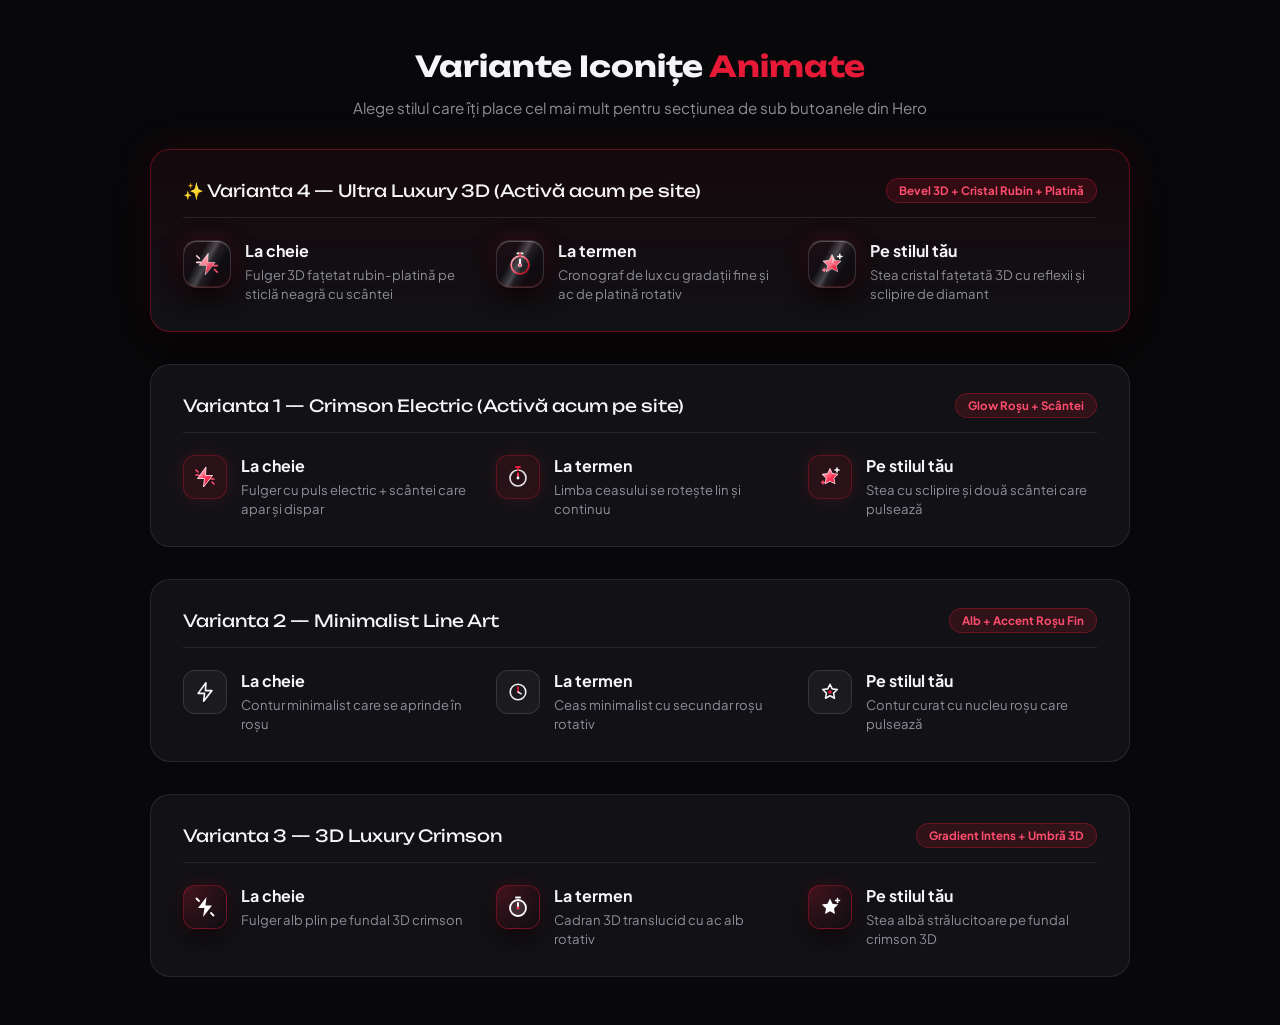
<file: icon-variants.html>
<!DOCTYPE html>
<html lang="ro">
<head>
  <meta charset="UTF-8">
  <meta name="viewport" content="width=device-width, initial-scale=1.0">
  <title>Artist Visuals — Variante Iconițe Animate</title>
  <link href="https://fonts.googleapis.com/css2?family=Plus+Jakarta+Sans:wght@400;500;600;700;800&family=Unbounded:wght@600;700;800&display=swap" rel="stylesheet">
  <style>
    :root {
      --bg: #08080a;
      --card: #121216;
      --border: rgba(255, 255, 255, 0.09);
      --accent: #e61937;
      --accent-glow: rgba(230, 25, 55, 0.5);
      --text: #f5f5f7;
      --muted: #8e8e99;
    }
    * { box-sizing: border-box; margin: 0; padding: 0; }
    body {
      background: var(--bg);
      color: var(--text);
      font-family: 'Plus Jakarta Sans', sans-serif;
      padding: 48px 24px;
      min-height: 100vh;
    }
    .wrap { max-width: 980px; margin: 0 auto; display: flex; flex-direction: column; gap: 32px; }
    h1 { font-family: 'Unbounded', sans-serif; font-size: 1.8rem; text-align: center; }
    h1 span { color: var(--accent); }
    .subtitle { text-align: center; color: var(--muted); font-size: 0.95rem; margin-top: -18px; }

    .variant-card {
      background: var(--card);
      border: 1px solid var(--border);
      border-radius: 20px;
      padding: 28px 32px;
      display: flex;
      flex-direction: column;
      gap: 22px;
    }
    .variant-header {
      display: flex;
      justify-content: space-between;
      align-items: center;
      border-bottom: 1px solid var(--border);
      padding-bottom: 14px;
    }
    .variant-title { font-family: 'Unbounded', sans-serif; font-size: 1.05rem; }
    .variant-tag {
      font-size: 0.72rem;
      font-weight: 700;
      padding: 4px 12px;
      border-radius: 999px;
      background: rgba(230, 25, 55, 0.14);
      color: #ff4d6d;
      border: 1px solid rgba(230, 25, 55, 0.32);
    }

    .features-row {
      display: grid;
      grid-template-columns: repeat(3, 1fr);
      gap: 24px;
    }
    @media (max-width: 720px) { .features-row { grid-template-columns: 1fr; } }

    .f-item { display: flex; align-items: flex-start; gap: 14px; }
    .f-text h4 { font-size: 1rem; font-weight: 700; margin-bottom: 4px; }
    .f-text p { font-size: 0.82rem; color: var(--muted); line-height: 1.45; }

    .icon-box {
      width: 44px;
      height: 44px;
      border-radius: 12px;
      display: flex;
      align-items: center;
      justify-content: center;
      flex-shrink: 0;
      position: relative;
      overflow: visible;
    }

    /* VARIANT 4: ULTRA LUXURY 3D */
    .v4-box {
      width: 48px;
      height: 48px;
      border-radius: 14px;
      background: linear-gradient(145deg, #211015 0%, #0d0d12 58%, #16090d 100%);
      border: 1px solid rgba(255, 255, 255, 0.14);
      box-shadow:
        inset 0 1px 0 rgba(255, 255, 255, 0.25),
        inset 0 -1px 0 rgba(230, 25, 55, 0.25),
        0 10px 24px rgba(0, 0, 0, 0.85),
        0 0 22px rgba(230, 25, 55, 0.22);
      overflow: hidden;
    }
    .v4-box::after {
      content: "";
      position: absolute;
      inset: -35%;
      background: linear-gradient(
        118deg,
        rgba(255, 255, 255, 0) 0%,
        rgba(255, 255, 255, 0) 40%,
        rgba(255, 255, 255, 0.24) 49%,
        rgba(255, 255, 255, 0.07) 53%,
        rgba(255, 255, 255, 0) 62%,
        rgba(255, 255, 255, 0) 100%
      );
      pointer-events: none;
      z-index: 3;
    }
    .v4-wrap-card {
      border: 1px solid rgba(230, 25, 55, 0.35);
      background: linear-gradient(180deg, rgba(230, 25, 55, 0.06) 0%, var(--card) 100%);
      box-shadow: 0 20px 50px rgba(0, 0, 0, 0.7), 0 0 35px rgba(230, 25, 55, 0.12);
    }

    /* VARIANT 1: Crimson Electric */
    .v1-box {
      background: rgba(230, 25, 55, 0.10);
      border: 1px solid rgba(230, 25, 55, 0.30);
      box-shadow: 0 0 18px rgba(230, 25, 55, 0.14);
    }
    @keyframes v1BoltFlash {
      0%, 62%, 100% { filter: drop-shadow(0 0 3px rgba(230,25,55,0.4)); transform: scale(1); }
      68% { filter: drop-shadow(0 0 12px #ff3355); transform: scale(1.1); }
      74% { filter: drop-shadow(0 0 4px rgba(230,25,55,0.5)); transform: scale(0.98); }
      80% { filter: drop-shadow(0 0 14px #ff4d6d); transform: scale(1.08); }
    }
    @keyframes v1SparkPop {
      0%, 60% { opacity: 0; transform: translate(0, 0) scale(0.4); }
      72% { opacity: 1; transform: translate(var(--tx), var(--ty)) scale(1.1); }
      100% { opacity: 0; transform: translate(calc(var(--tx) * 1.6), calc(var(--ty) * 1.6)) scale(0.2); }
    }
    .v1-bolt { animation: v1BoltFlash 3.2s ease-in-out infinite; }
    .v1-spark-1 { --tx: -9px; --ty: -8px; animation: v1SparkPop 3.2s ease-out infinite; transform-origin: center; }
    .v1-spark-2 { --tx: 9px; --ty: 7px; animation: v1SparkPop 3.2s ease-out 0.12s infinite; transform-origin: center; }

    @keyframes clockHandSweep {
      0% { transform: rotate(0deg); }
      100% { transform: rotate(360deg); }
    }
    .clock-hand { transform-origin: 12px 13px; animation: clockHandSweep 6s linear infinite; }

    @keyframes starTwinkle {
      0%, 100% { transform: scale(1); filter: drop-shadow(0 0 4px rgba(230,25,55,0.35)); }
      50% { transform: scale(1.1); filter: drop-shadow(0 0 12px rgba(255,77,109,0.85)); }
    }
    @keyframes miniGlint {
      0%, 100% { opacity: 0.15; transform: scale(0.5); }
      50% { opacity: 1; transform: scale(1.15); }
    }
    .v1-star { transform-origin: center; animation: starTwinkle 2.8s ease-in-out infinite; }
    .glint-a { transform-origin: 19px 5px; animation: miniGlint 2.2s ease-in-out infinite; }
    .glint-b { transform-origin: 5px 18px; animation: miniGlint 2.2s ease-in-out 1.1s infinite; }

    /* VARIANT 2: Minimalist Line Art */
    .v2-box {
      background: rgba(255, 255, 255, 0.04);
      border: 1px solid rgba(255, 255, 255, 0.12);
    }
    @keyframes v2BoltPulse {
      0%, 70%, 100% { stroke: #f5f5f7; filter: none; }
      78%, 88% { stroke: #ff3352; filter: drop-shadow(0 0 8px #e61937); }
    }
    .v2-bolt-path { animation: v2BoltPulse 3s ease-in-out infinite; }
    .v2-clock-hand { transform-origin: 12px 12px; animation: clockHandSweep 5s cubic-bezier(0.4, 0, 0.2, 1) infinite; }

    /* VARIANT 3: 3D Luxury Gradient */
    .v3-box {
      background: radial-gradient(circle at top left, rgba(230, 25, 55, 0.24), rgba(14, 14, 18, 0.95));
      border: 1px solid rgba(230, 25, 55, 0.38);
      box-shadow: 0 8px 22px rgba(0, 0, 0, 0.6), 0 0 16px rgba(230, 25, 55, 0.18);
    }
  </style>
</head>
<body>
  <div class="wrap">
    <h1>Variante Iconițe <span>Animate</span></h1>
    <p class="subtitle">Alege stilul care îți place cel mai mult pentru secțiunea de sub butoanele din Hero</p>

    <!-- VARIANT 4: ULTRA LUXURY -->
    <div class="variant-card v4-wrap-card">
      <div class="variant-header">
        <div class="variant-title">✨ Varianta 4 — Ultra Luxury 3D (Activă acum pe site)</div>
        <span class="variant-tag">Bevel 3D + Cristal Rubin + Platină</span>
      </div>
      <div class="features-row">
        <div class="f-item">
          <div class="icon-box v4-box">
            <svg width="26" height="26" viewBox="0 0 24 24" fill="none">
              <defs>
                <linearGradient id="luxRuby" x1="4" y1="2" x2="20" y2="22" gradientUnits="userSpaceOnUse">
                  <stop offset="0%" stop-color="#ffffff"/>
                  <stop offset="35%" stop-color="#ff6b81"/>
                  <stop offset="70%" stop-color="#e61937"/>
                  <stop offset="100%" stop-color="#7a0919"/>
                </linearGradient>
                <linearGradient id="luxFacet" x1="12" y1="2" x2="12" y2="22" gradientUnits="userSpaceOnUse">
                  <stop offset="0%" stop-color="#ffffff" stop-opacity="0.85"/>
                  <stop offset="100%" stop-color="#ff1e42" stop-opacity="0.1"/>
                </linearGradient>
              </defs>
              <path class="v1-spark-1" d="M5 7L2.5 4.5M6 10.5H2.5" stroke="#ffd6de" stroke-width="1.4" stroke-linecap="round"/>
              <path class="v1-spark-2" d="M19 17L21.5 19.5M18 13.5H21.5" stroke="#ff4d6d" stroke-width="1.4" stroke-linecap="round"/>
              <g class="v1-bolt">
                <path d="M13.2 2L4.8 13.2H11.6L10.4 22L19.4 10.6H12.6L13.2 2Z" fill="url(#luxRuby)" stroke="rgba(255,255,255,0.65)" stroke-width="0.7" stroke-linejoin="round"/>
                <path d="M13.2 2L12.6 10.6H19.4L10.4 22L11.6 13.2H4.8L13.2 2Z" fill="url(#luxFacet)" opacity="0.45"/>
              </g>
            </svg>
          </div>
          <div class="f-text"><h4>La cheie</h4><p>Fulger 3D fațetat rubin-platină pe sticlă neagră cu scântei</p></div>
        </div>

        <div class="f-item">
          <div class="icon-box v4-box">
            <svg width="26" height="26" viewBox="0 0 24 24" fill="none">
              <circle cx="12" cy="13" r="8.2" fill="rgba(255,255,255,0.03)" stroke="url(#luxRuby)" stroke-width="1.6"/>
              <circle cx="12" cy="13" r="6.3" stroke="rgba(255,255,255,0.22)" stroke-width="0.7" stroke-dasharray="1 2.3"/>
              <path d="M9.8 2.2H14.2" stroke="#fff" stroke-width="1.8" stroke-linecap="round"/>
              <path d="M12 2.2V4.8" stroke="#e61937" stroke-width="1.8" stroke-linecap="round"/>
              <path class="clock-hand" d="M12 13V7.8" stroke="#ffffff" stroke-width="1.8" stroke-linecap="round"/>
              <circle cx="12" cy="13" r="1.6" fill="#ff3355" stroke="#fff" stroke-width="0.6"/>
            </svg>
          </div>
          <div class="f-text"><h4>La termen</h4><p>Cronograf de lux cu gradații fine și ac de platină rotativ</p></div>
        </div>

        <div class="f-item">
          <div class="icon-box v4-box">
            <svg width="26" height="26" viewBox="0 0 24 24" fill="none">
              <path class="glint-a" d="M19.2 3V7M17.2 5H21.2" stroke="#ffffff" stroke-width="1.4" stroke-linecap="round"/>
              <path class="glint-b" d="M4.8 16V19M3.3 17.5H6.3" stroke="#ff6b81" stroke-width="1.3" stroke-linecap="round"/>
              <g class="v1-star">
                <path d="M12 3.2L14.6 8.6L20.4 9.3L16.1 13.4L17.2 19.2L12 16.3L6.8 19.2L7.9 13.4L3.6 9.3L9.4 8.6L12 3.2Z" fill="url(#luxRuby)" stroke="rgba(255,255,255,0.65)" stroke-width="0.7" stroke-linejoin="round"/>
                <path d="M12 3.2L14.6 8.6L12 11.8V3.2Z" fill="#ffffff" opacity="0.45"/>
                <path d="M12 11.8L20.4 9.3L16.1 13.4L12 11.8Z" fill="#ffffff" opacity="0.22"/>
              </g>
            </svg>
          </div>
          <div class="f-text"><h4>Pe stilul tău</h4><p>Stea cristal fațetată 3D cu reflexii și sclipire de diamant</p></div>
        </div>
      </div>
    </div>

    <!-- VARIANT 1 -->
    <div class="variant-card">
      <div class="variant-header">
        <div class="variant-title">Varianta 1 — Crimson Electric (Activă acum pe site)</div>
        <span class="variant-tag">Glow Roșu + Scântei</span>
      </div>
      <div class="features-row">
        <div class="f-item">
          <div class="icon-box v1-box">
            <svg width="24" height="24" viewBox="0 0 24 24" fill="none">
              <path class="v1-spark-1" d="M5 7L3 5M6 10H3" stroke="#ff4d6d" stroke-width="1.6" stroke-linecap="round"/>
              <path class="v1-spark-2" d="M19 17L21 19M18 14H21" stroke="#ff4d6d" stroke-width="1.6" stroke-linecap="round"/>
              <path class="v1-bolt" d="M13 2L4.5 13.5H11.5L10.5 22L19.5 10.5H12.5L13 2Z" fill="url(#v1Grad)" stroke="#ffccd5" stroke-width="1" stroke-linejoin="round"/>
              <defs>
                <linearGradient id="v1Grad" x1="4" y1="2" x2="19" y2="22" gradientUnits="userSpaceOnUse">
                  <stop stop-color="#ffffff"/>
                  <stop offset="0.55" stop-color="#ff3355"/>
                  <stop offset="1" stop-color="#b80f28"/>
                </linearGradient>
              </defs>
            </svg>
          </div>
          <div class="f-text"><h4>La cheie</h4><p>Fulger cu puls electric + scântei care apar și dispar</p></div>
        </div>

        <div class="f-item">
          <div class="icon-box v1-box">
            <svg width="24" height="24" viewBox="0 0 24 24" fill="none">
              <circle cx="12" cy="13" r="8" stroke="#f5f5f7" stroke-width="1.7" stroke-opacity="0.9"/>
              <path d="M10 2H14" stroke="#e61937" stroke-width="2" stroke-linecap="round"/>
              <path d="M12 2V5" stroke="#e61937" stroke-width="1.8" stroke-linecap="round"/>
              <path class="clock-hand" d="M12 13V8.5" stroke="#ff3355" stroke-width="2" stroke-linecap="round"/>
              <circle cx="12" cy="13" r="1.4" fill="#fff"/>
            </svg>
          </div>
          <div class="f-text"><h4>La termen</h4><p>Limba ceasului se rotește lin și continuu</p></div>
        </div>

        <div class="f-item">
          <div class="icon-box v1-box">
            <svg width="24" height="24" viewBox="0 0 24 24" fill="none">
              <path class="glint-a" d="M19 3V7M17 5H21" stroke="#fff" stroke-width="1.5" stroke-linecap="round"/>
              <path class="glint-b" d="M5 16V19M3.5 17.5H6.5" stroke="#ff4d6d" stroke-width="1.4" stroke-linecap="round"/>
              <path class="v1-star" d="M12 3.5L14.4 8.6L20 9.3L15.9 13.2L16.9 18.8L12 16.1L7.1 18.8L8.1 13.2L4 9.3L9.6 8.6L12 3.5Z" fill="url(#v1Grad)" stroke="#ffd6de" stroke-width="0.9" stroke-linejoin="round"/>
            </svg>
          </div>
          <div class="f-text"><h4>Pe stilul tău</h4><p>Stea cu sclipire și două scântei care pulsează</p></div>
        </div>
      </div>
    </div>

    <!-- VARIANT 2 -->
    <div class="variant-card">
      <div class="variant-header">
        <div class="variant-title">Varianta 2 — Minimalist Line Art</div>
        <span class="variant-tag">Alb + Accent Roșu Fin</span>
      </div>
      <div class="features-row">
        <div class="f-item">
          <div class="icon-box v2-box">
            <svg width="22" height="22" viewBox="0 0 24 24" fill="none">
              <path class="v2-bolt-path" d="M13 2L4.5 13.5H11.5L10.5 22L19.5 10.5H12.5L13 2Z" stroke="#f5f5f7" stroke-width="1.8" stroke-linecap="round" stroke-linejoin="round"/>
            </svg>
          </div>
          <div class="f-text"><h4>La cheie</h4><p>Contur minimalist care se aprinde în roșu</p></div>
        </div>

        <div class="f-item">
          <div class="icon-box v2-box">
            <svg width="22" height="22" viewBox="0 0 24 24" fill="none">
              <circle cx="12" cy="12" r="8.5" stroke="#f5f5f7" stroke-width="1.7"/>
              <path class="v2-clock-hand" d="M12 12V6.5" stroke="#e61937" stroke-width="1.9" stroke-linecap="round"/>
              <path d="M12 12L15.5 14" stroke="#f5f5f7" stroke-width="1.6" stroke-linecap="round"/>
            </svg>
          </div>
          <div class="f-text"><h4>La termen</h4><p>Ceas minimalist cu secundar roșu rotativ</p></div>
        </div>

        <div class="f-item">
          <div class="icon-box v2-box">
            <svg width="22" height="22" viewBox="0 0 24 24" fill="none">
              <path class="v1-star" d="M12 3.5L14.4 8.6L20 9.3L15.9 13.2L16.9 18.8L12 16.1L7.1 18.8L8.1 13.2L4 9.3L9.6 8.6L12 3.5Z" stroke="#f5f5f7" stroke-width="1.7" stroke-linejoin="round"/>
              <circle class="glint-a" cx="12" cy="12" r="2" fill="#e61937"/>
            </svg>
          </div>
          <div class="f-text"><h4>Pe stilul tău</h4><p>Contur curat cu nucleu roșu care pulsează</p></div>
        </div>
      </div>
    </div>

    <!-- VARIANT 3 -->
    <div class="variant-card">
      <div class="variant-header">
        <div class="variant-title">Varianta 3 — 3D Luxury Crimson</div>
        <span class="variant-tag">Gradient Intens + Umbră 3D</span>
      </div>
      <div class="features-row">
        <div class="f-item">
          <div class="icon-box v3-box">
            <svg width="24" height="24" viewBox="0 0 24 24" fill="none">
              <path class="v1-spark-1" d="M6 6L3.5 3.5" stroke="#ffffff" stroke-width="1.8" stroke-linecap="round"/>
              <path class="v1-spark-2" d="M18 18L20.5 20.5" stroke="#ffffff" stroke-width="1.8" stroke-linecap="round"/>
              <path class="v1-bolt" d="M13.5 2L5 13H11.5L10 22L19 10.5H12.5L13.5 2Z" fill="#fff"/>
            </svg>
          </div>
          <div class="f-text"><h4>La cheie</h4><p>Fulger alb plin pe fundal 3D crimson</p></div>
        </div>

        <div class="f-item">
          <div class="icon-box v3-box">
            <svg width="24" height="24" viewBox="0 0 24 24" fill="none">
              <circle cx="12" cy="13" r="8" fill="rgba(255,255,255,0.12)" stroke="#ffffff" stroke-width="1.8"/>
              <path d="M10 2.5H14" stroke="#ffffff" stroke-width="2" stroke-linecap="round"/>
              <path class="clock-hand" d="M12 13V8" stroke="#ffffff" stroke-width="2" stroke-linecap="round"/>
              <circle cx="12" cy="13" r="1.5" fill="#ff3355"/>
            </svg>
          </div>
          <div class="f-text"><h4>La termen</h4><p>Cadran 3D translucid cu ac alb rotativ</p></div>
        </div>

        <div class="f-item">
          <div class="icon-box v3-box">
            <svg width="24" height="24" viewBox="0 0 24 24" fill="none">
              <path class="glint-a" d="M19.5 3.5V7.5M17.5 5.5H21.5" stroke="#fff" stroke-width="1.6" stroke-linecap="round"/>
              <path class="v1-star" d="M12 3.5L14.5 8.7L20.2 9.4L16 13.4L17 19L12 16.3L7 19L8 13.4L3.8 9.4L9.5 8.7L12 3.5Z" fill="#fff"/>
            </svg>
          </div>
          <div class="f-text"><h4>Pe stilul tău</h4><p>Stea albă strălucitoare pe fundal crimson 3D</p></div>
        </div>
      </div>
    </div>
  </div>
</body>
</html>
</file>
